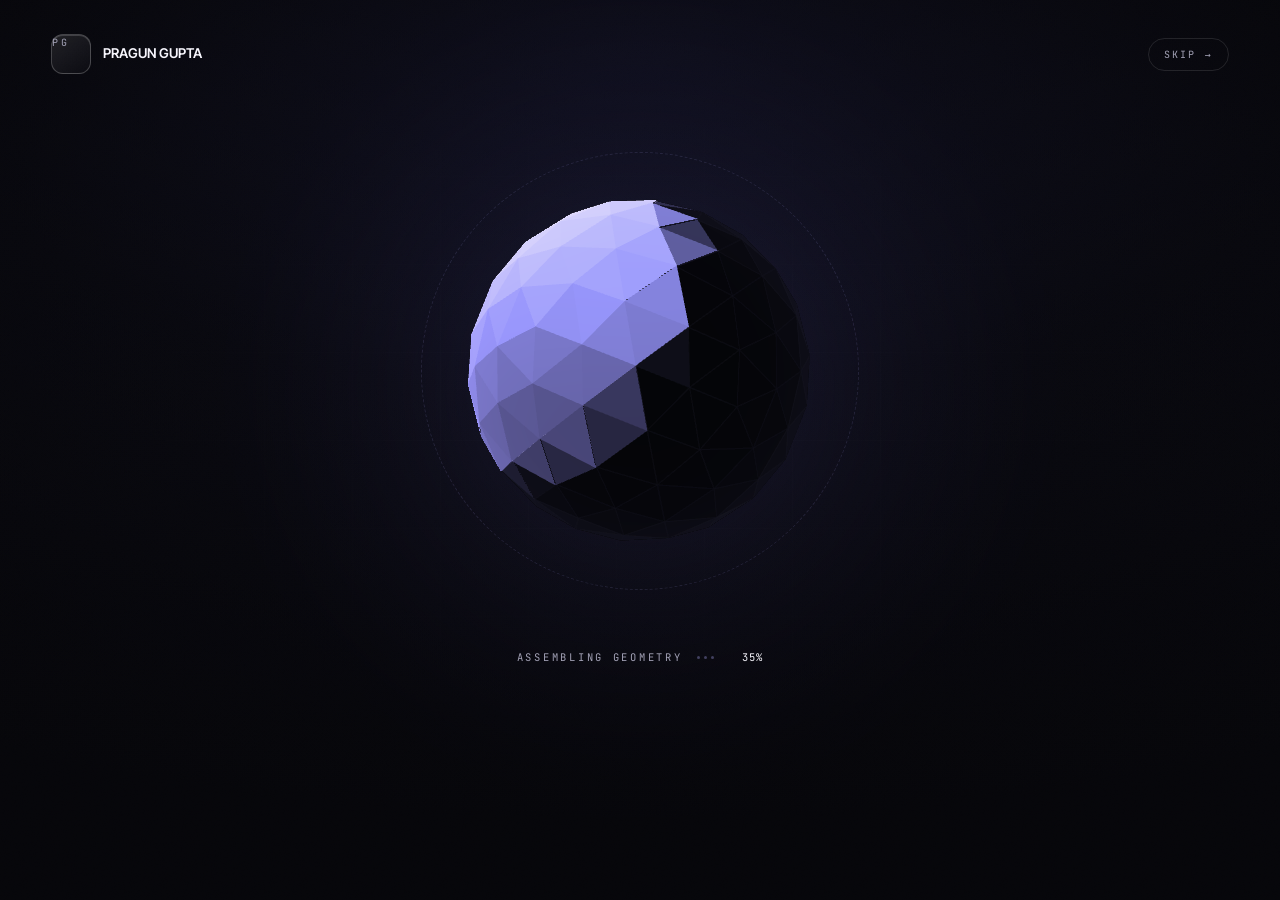
<file: index.html>
<!DOCTYPE html>
<html lang="en">
<head>
<meta charset="utf-8">
<meta name="site-build" content="2026-11-09T21:25:00Z">
<meta name="viewport" content="width=device-width,initial-scale=1,viewport-fit=cover">
<meta name="theme-color" content="#08080c">
<title>Pragun Gupta — Entrance</title>
<meta name="description" content="Pragun Gupta — Developer, technology enthusiast and AI explorer. Building ideas into meaningful digital experiences.">
<meta property="og:title" content="Pragun Gupta — Entrance">
<meta property="og:description" content="Building ideas into meaningful digital experiences.">
<link rel="preload" href="assets/fonts/inter-tight-600.woff2" as="font" type="font/woff2" crossorigin>
<link rel="preload" href="assets/fonts/jetbrains-mono-400.woff2" as="font" type="font/woff2" crossorigin>
<link rel="stylesheet" href="assets/css/loader.css?v=3">
</head>
<body>

<main class="gate" id="gate">

  <!-- atmosphere -->
  <div class="gate__bg" aria-hidden="true"></div>
  <div class="gate__glow" aria-hidden="true"></div>
  <div class="gate__lines" aria-hidden="true"></div>
  <div class="gate__vignette" aria-hidden="true"></div>
  <div class="gate__grain" aria-hidden="true"></div>

  <!-- header -->
  <header class="gate__head">
    <div class="gate__brand">
      <span class="gate__mark" aria-hidden="true">PG</span>
      <span><strong>Pragun Gupta</strong></span>
    </div>
    <a class="gate__skip" href="portfolio.html" id="skipLink">Skip <span aria-hidden="true">→</span></a>
  </header>

  <!-- geometry -->
  <div class="stage" id="stage">
    <div class="stage__canvas">
      <canvas id="poly" aria-hidden="true"></canvas>
      <div class="stage__orbit" aria-hidden="true"></div>
    </div>
    <div class="status" id="status" aria-live="polite">
      <span class="status__label" id="statusLabel">Assembling geometry</span>
      <span class="status__dots" aria-hidden="true"><i></i><i></i><i></i></span>
      <span class="status__pct" id="statusPct">00%</span>
    </div>
  </div>

  <!-- identity -->
  <section class="identity" id="identity">
    <p class="identity__eyebrow">Portfolio — 2026</p>
    <h1 class="identity__name" id="name" data-name="Pragun Gupta">Pragun Gupta</h1>
    <p class="identity__roles">
      <span>Developer</span><i aria-hidden="true">|</i>
      <span>Technology Enthusiast</span><i aria-hidden="true">|</i>
      <span>AI Explorer</span>
    </p>
    <p class="identity__tagline">Building ideas into meaningful digital experiences.</p>
  </section>

  <!-- enter -->
  <div class="enter" id="enter">
    <p class="enter__cue"><span class="mouse" aria-hidden="true"><i></i></span> Scroll down to enter</p>
    <p class="enter__hint">or press Enter</p>
  </div>

  <div class="veil" aria-hidden="true"></div>
  <p class="sr-only">You are on the entrance screen. Continue to the portfolio by scrolling down, or by pressing the Enter key.</p>
</main>

<noscript>
  <style>
    #stage,#status{display:none!important}
    #identity{opacity:1!important;transform:translateX(-50%)!important;position:relative!important;left:0;bottom:auto;margin:38vh auto 0;pointer-events:auto}
    #enter{opacity:1!important;transform:translateX(-50%)!important;position:fixed}
    .gate{overflow:auto}
  </style>
</noscript>

<script src="assets/js/polygon.js?v=2" defer></script>
<script src="assets/js/loader.js?v=4" defer></script>
</body>
</html>
</file>
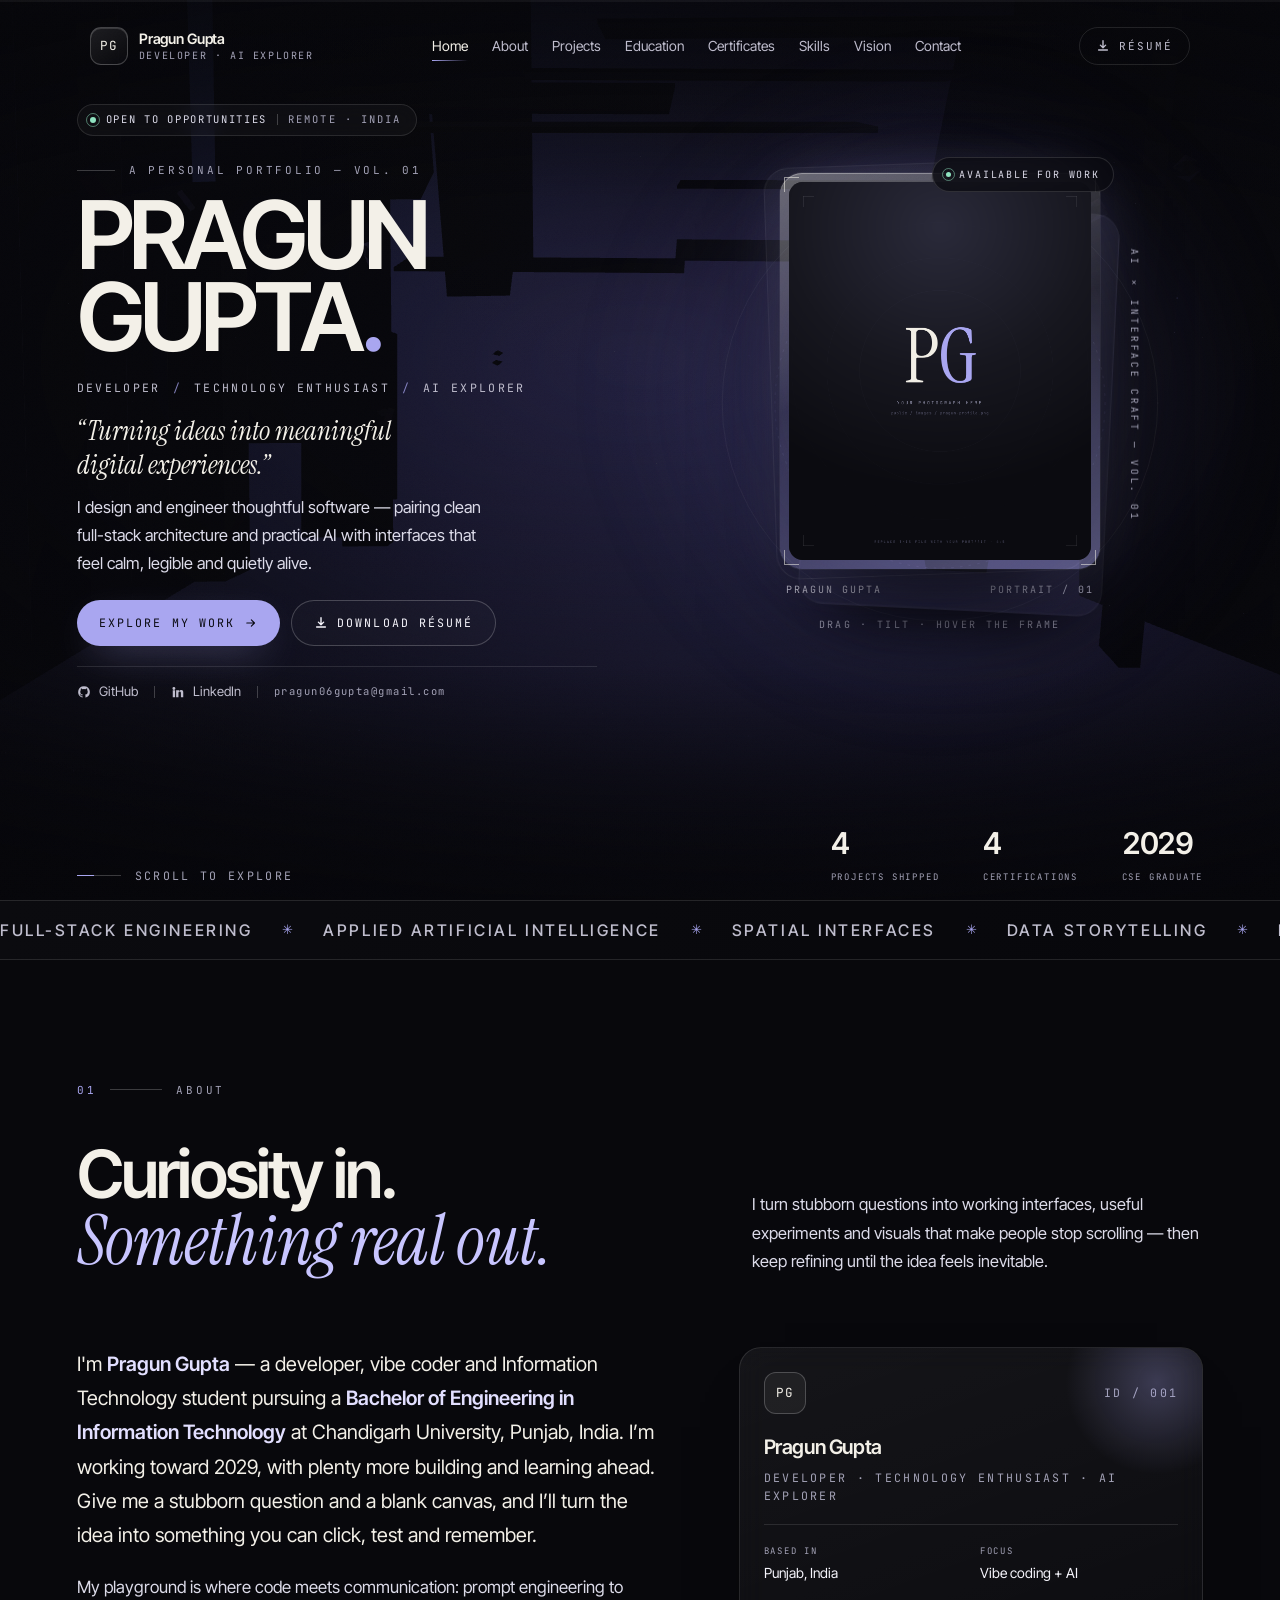
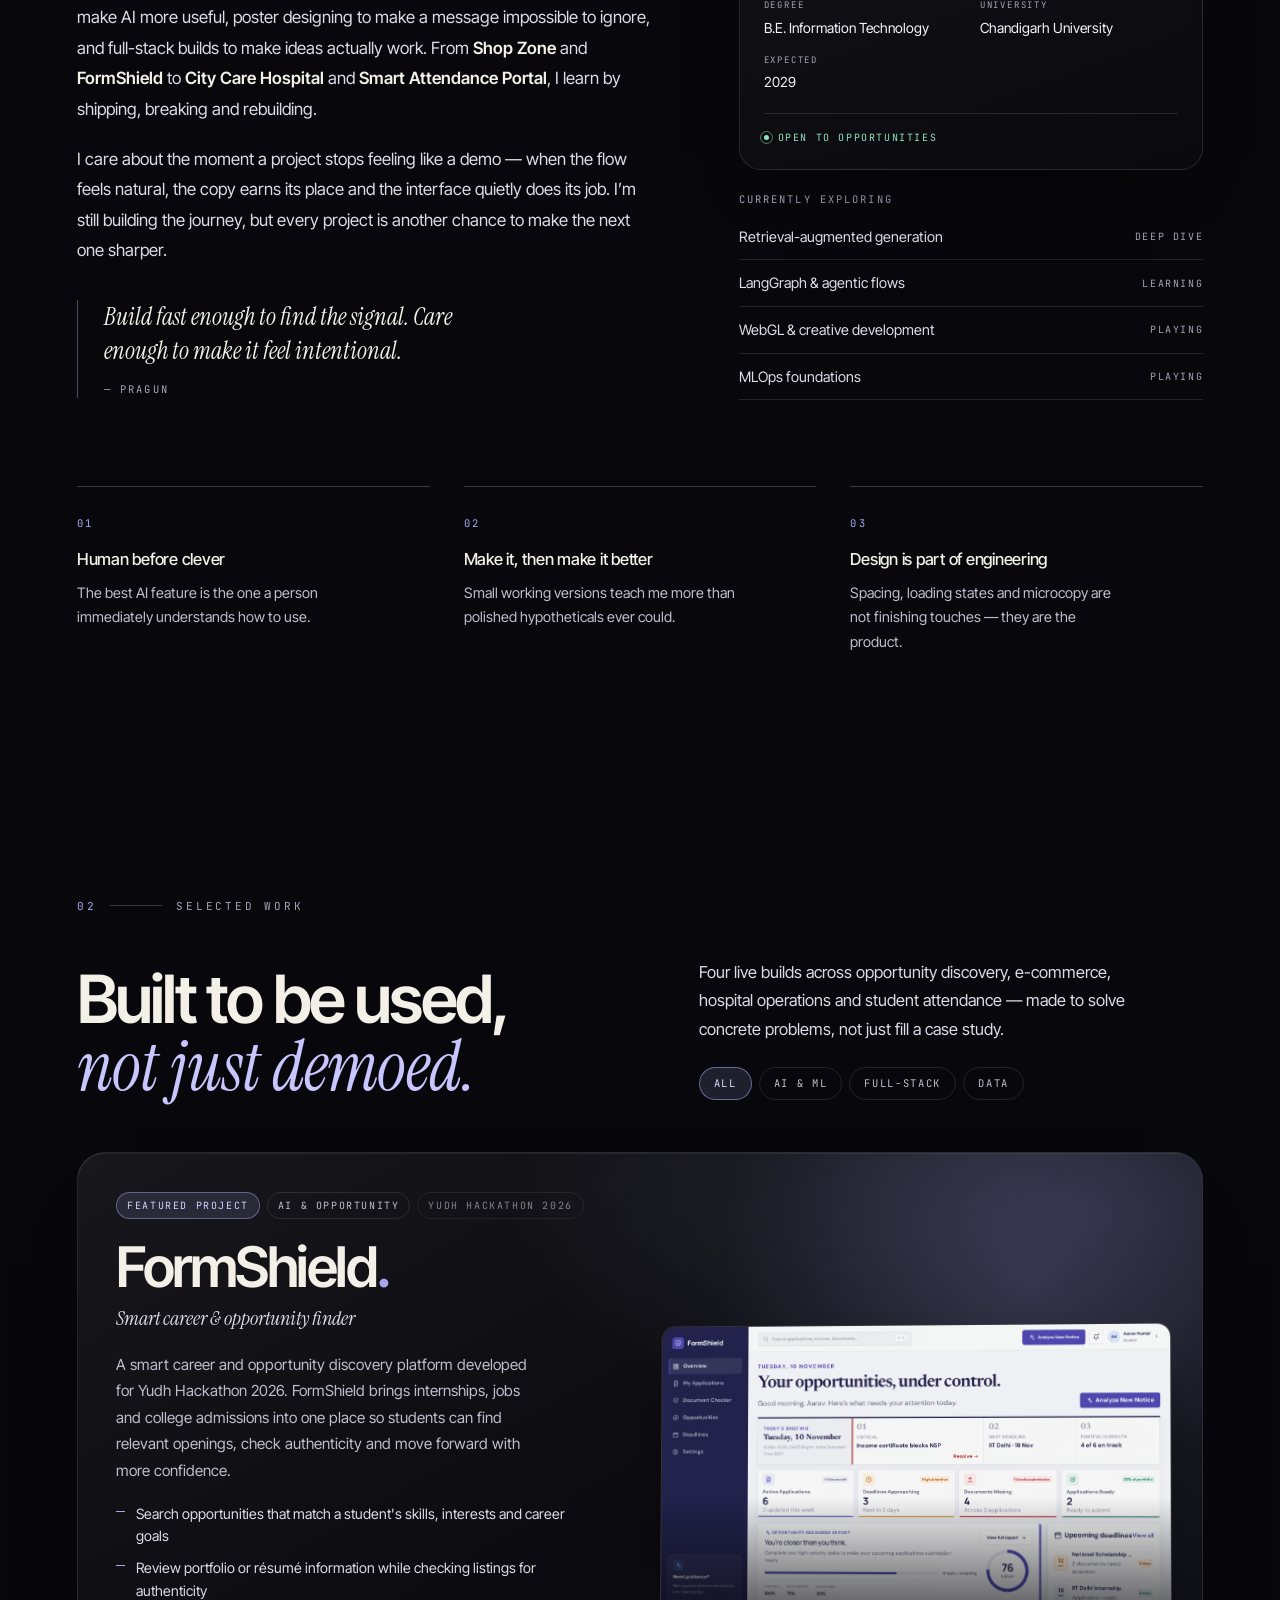
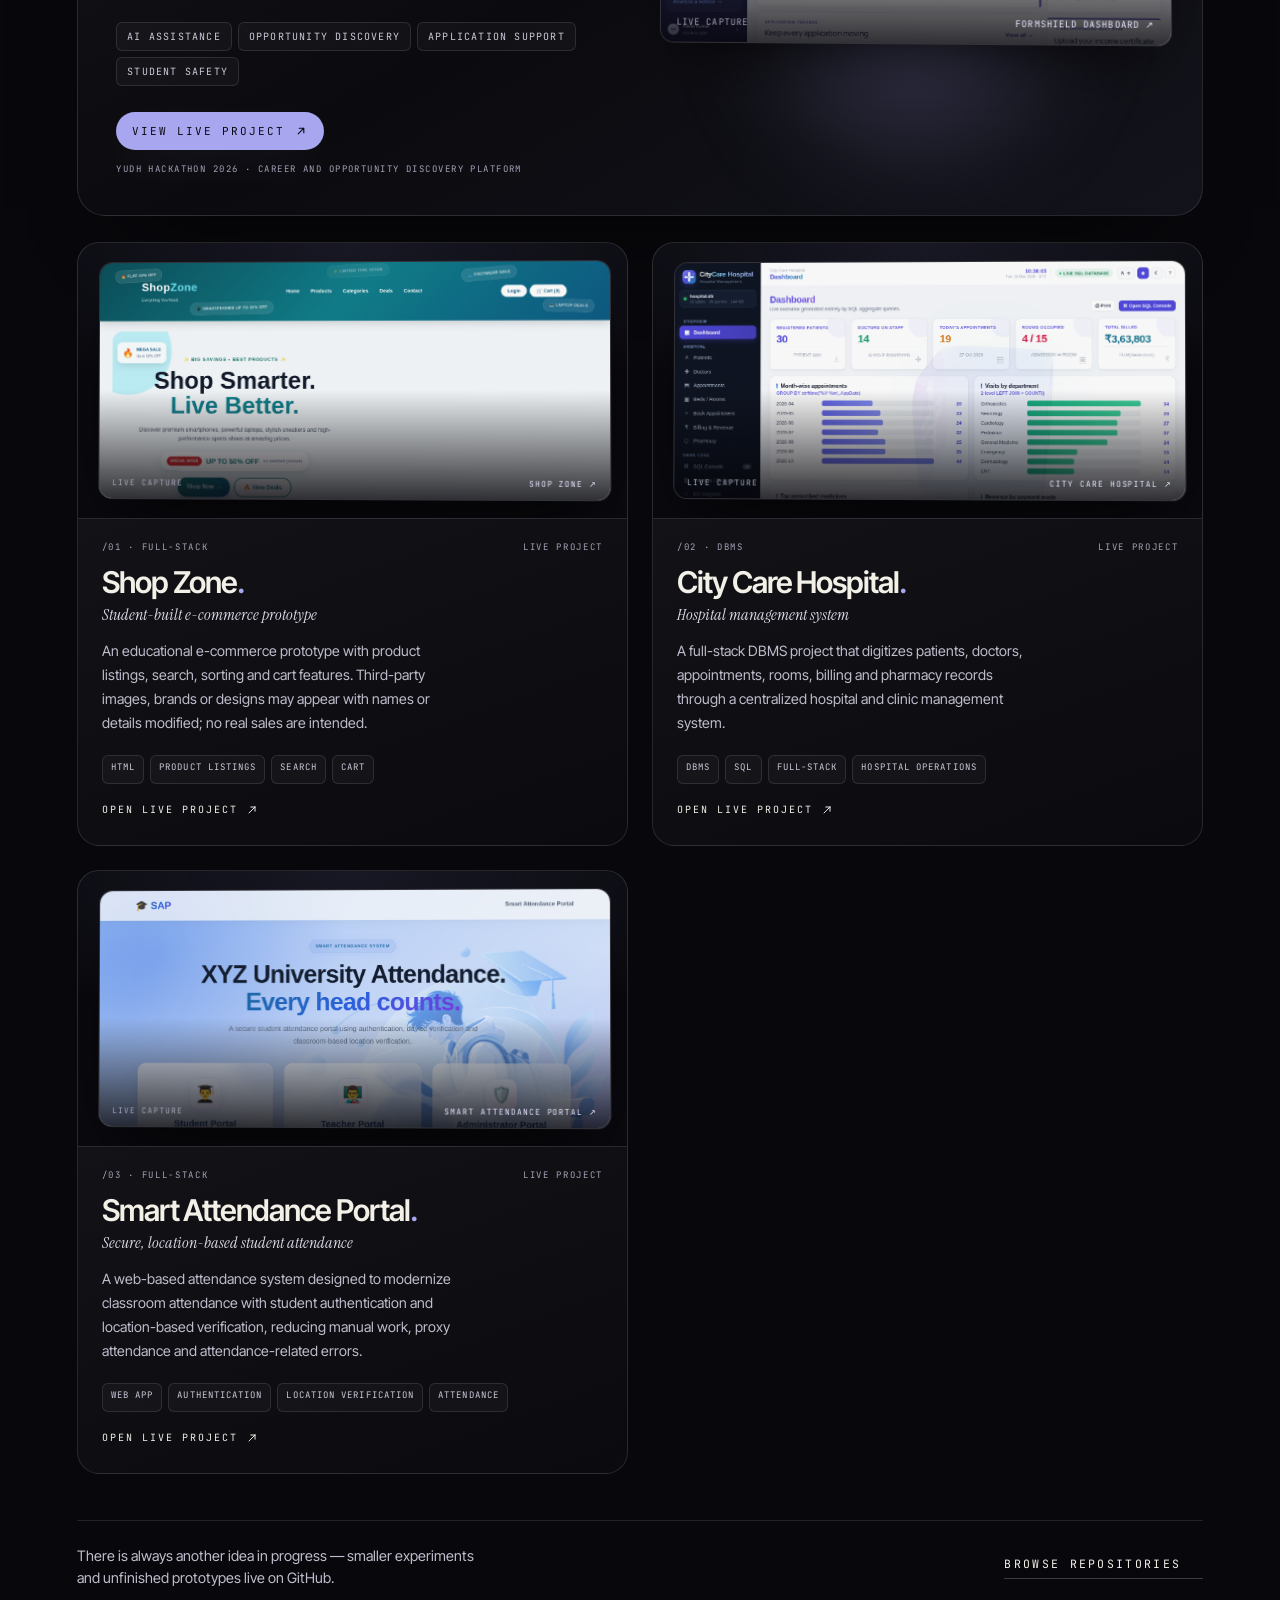
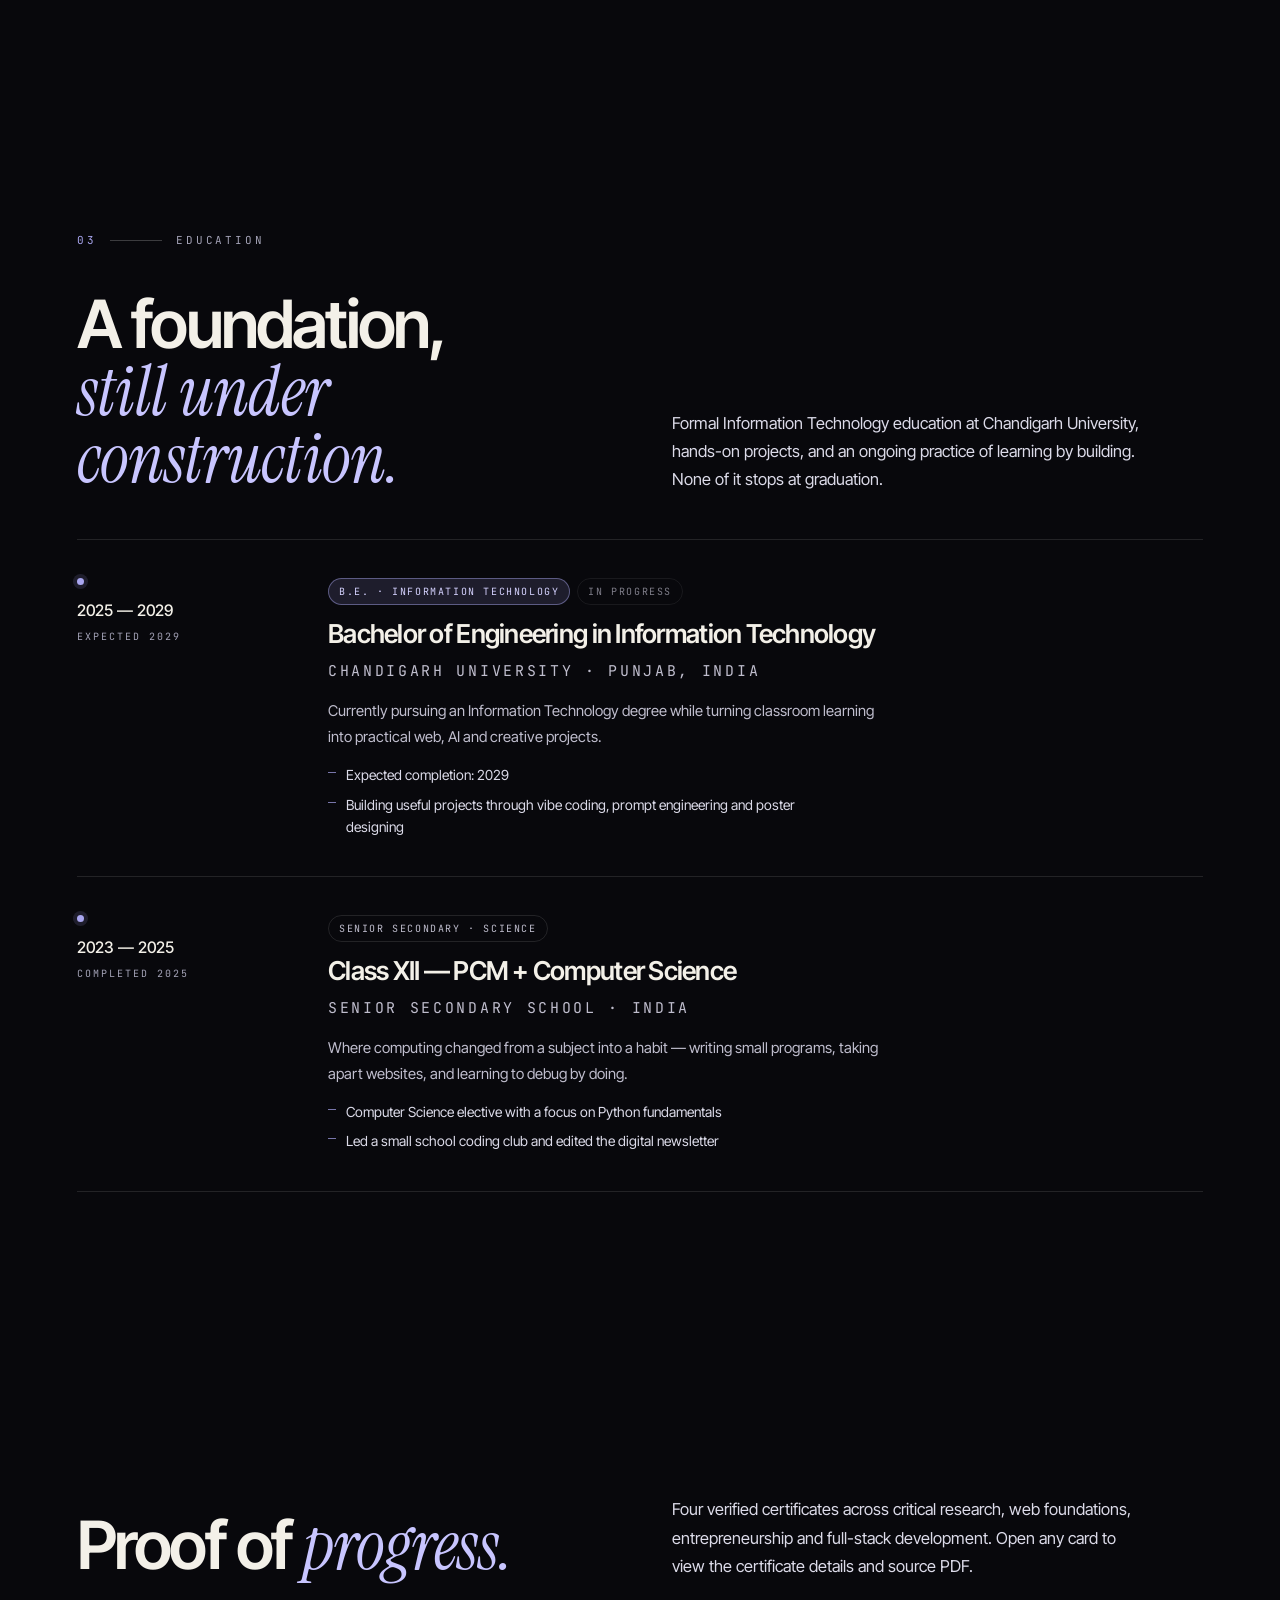
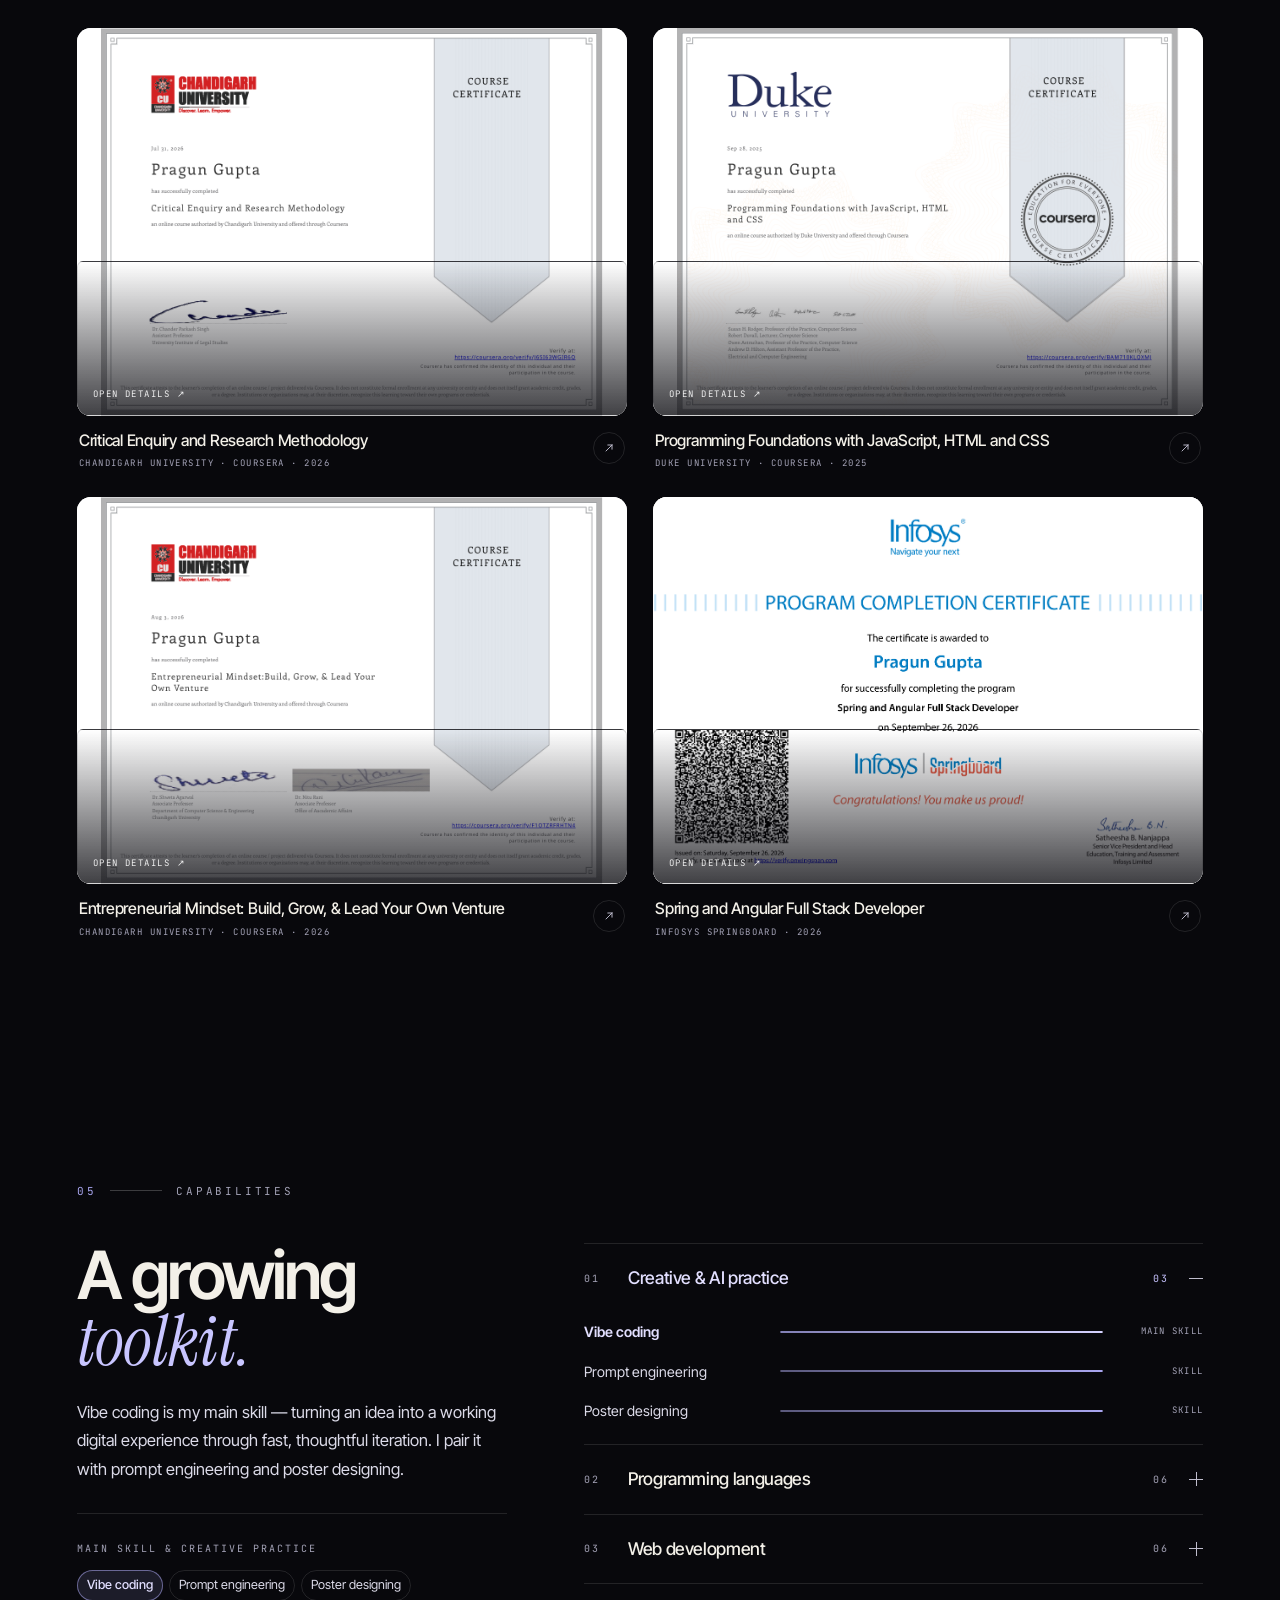
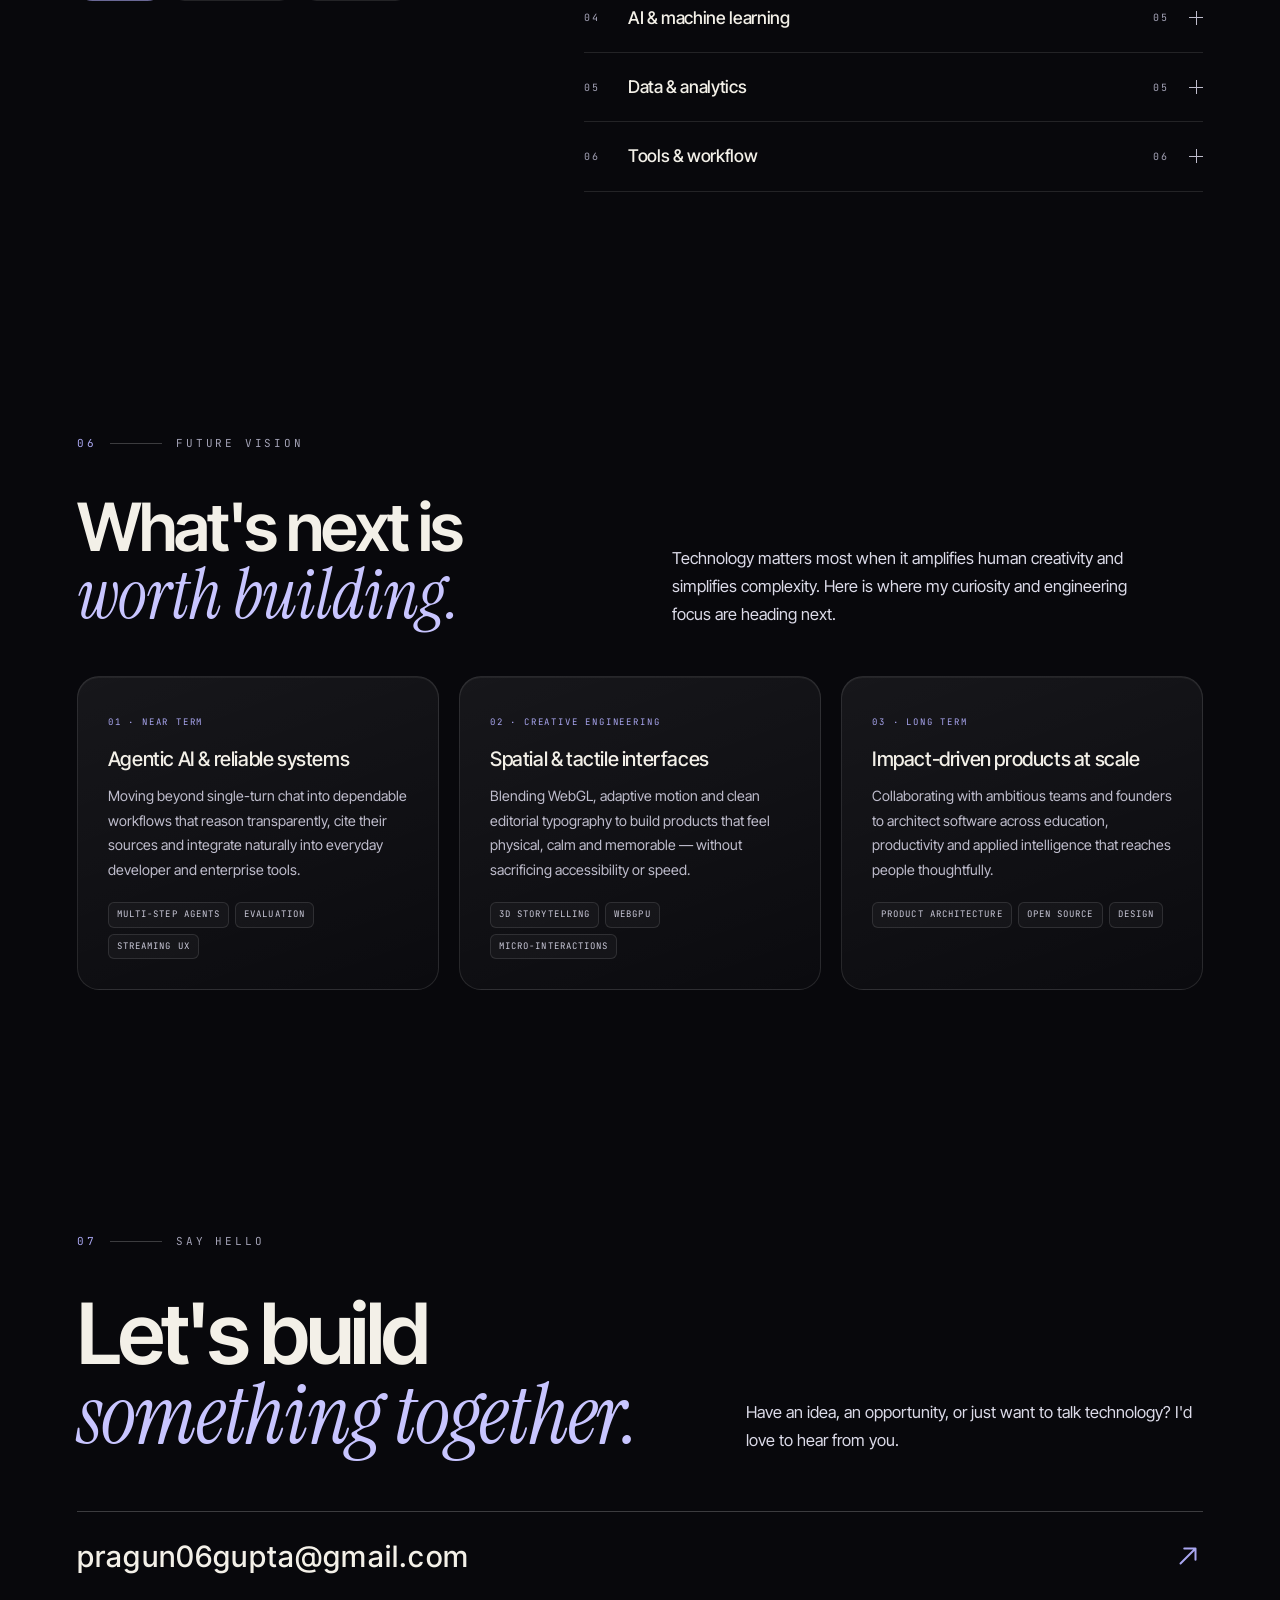
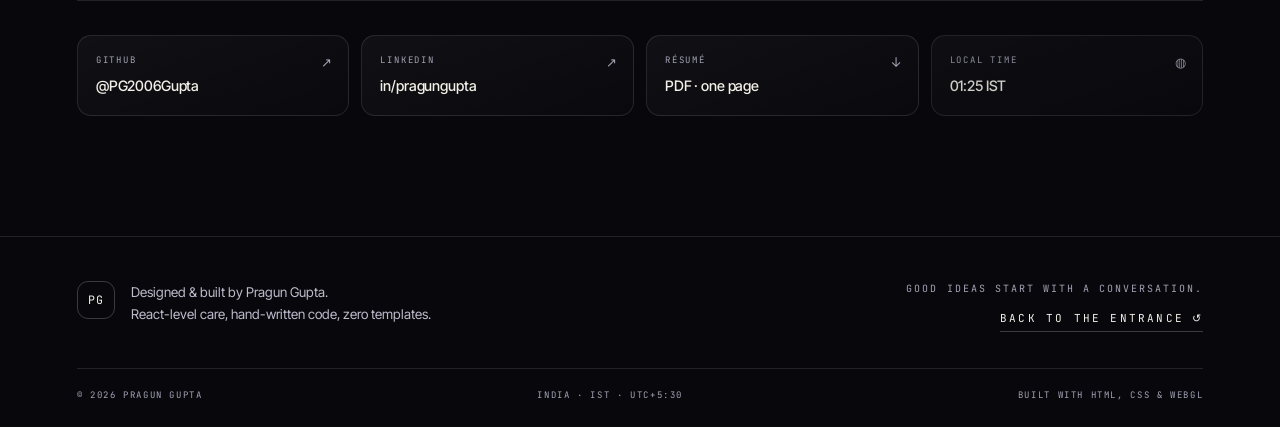
<file: portfolio.html>
<!DOCTYPE html>
<html lang="en">
<head>
<meta charset="UTF-8" />
<meta name="site-build" content="2026-11-09T21:40:00Z">
<meta name="viewport" content="width=device-width, initial-scale=1.0" />
<title>Pragun Gupta — Portfolio</title>
<meta name="description" content="Pragun Gupta — developer, technology enthusiast and AI explorer building thoughtful full-stack systems, applied AI and spatial web interfaces." />
<meta name="theme-color" content="#08080c" />
<meta property="og:type" content="website" />
<meta property="og:title" content="Pragun Gupta — Developer · Technology Enthusiast · AI Explorer" />
<meta property="og:description" content="Turning ideas into meaningful digital experiences. Full-stack engineering, applied AI and spatial interfaces." />
<link rel="icon" href="data:image/svg+xml,%3Csvg xmlns='http://www.w3.org/2000/svg' viewBox='0 0 64 64'%3E%3Crect width='64' height='64' rx='16' fill='%230b0b12'/%3E%3Ctext x='32' y='43' font-family='Georgia,serif' font-size='28' fill='%23f3f0e8' text-anchor='middle'%3EPG%3C/text%3E%3C/svg%3E" />
<link rel="preload" href="assets/fonts/inter-tight-600.woff2" as="font" type="font/woff2" crossorigin />
<link rel="preload" href="assets/fonts/instrument-serif-italic.woff2" as="font" type="font/woff2" crossorigin />
<link rel="stylesheet" href="assets/css/styles.css?v=21" />
<script>document.documentElement.classList.add('js');</script>
</head>
<body>

<!-- ══════════ ARRIVAL VEIL (no replayed loader — just a soft reveal) ══════════ -->
<div class="arrival" aria-hidden="true"></div>

<!-- ══════════ 3D ENVIRONMENT ══════════ -->
<div class="scene-layer" aria-hidden="true">
  <canvas id="scene"></canvas>
  <div class="scene-vignette"></div>
  <div class="scene-grain"></div>
</div>

<div class="cursor" id="cursor" aria-hidden="true"><span class="cursor__dot"></span><span class="cursor__ring"></span></div>
<div class="scroll-progress" aria-hidden="true"><i id="scrollProgress"></i></div>

<!-- ══════════ NAVIGATION ══════════ -->
<header class="nav" id="nav">
  <div class="nav__inner">
    <a href="#home" class="brand" data-cursor="link" aria-label="Pragun Gupta — home">
      <span class="brand__mark">PG</span>
      <span class="brand__text">
        <strong>Pragun Gupta</strong>
        <small>Developer · AI Explorer</small>
      </span>
    </a>

    <nav class="nav__links" aria-label="Primary">
      <a href="#home" class="nav__link is-active" data-nav="home"><span>Home</span></a>
      <a href="#about" class="nav__link" data-nav="about"><span>About</span></a>
      <a href="#projects" class="nav__link" data-nav="projects"><span>Projects</span></a>
      <a href="#education" class="nav__link" data-nav="education"><span>Education</span></a>
      <a href="#certificates" class="nav__link" data-nav="certificates"><span>Certificates</span></a>
      <a href="#skills" class="nav__link" data-nav="skills"><span>Skills</span></a>
      <a href="#vision" class="nav__link" data-nav="vision"><span>Vision</span></a>
      <a href="#contact" class="nav__link" data-nav="contact"><span>Contact</span></a>
    </nav>

    <div class="nav__actions">
      <a href="public/Pragun-Gupta-Resume.pdf" class="btn btn--ghost btn--sm" download data-cursor="link">
        <svg viewBox="0 0 16 16" aria-hidden="true"><path d="M8 2v8m0 0 3-3m-3 3L5 7M3 12.5h10" /></svg>
        Résumé
      </a>
      <button class="nav__toggle" id="navToggle" aria-label="Open menu" aria-expanded="false">
        <span></span><span></span>
      </button>
    </div>
  </div>
</header>

<!-- mobile menu -->
<div class="menu" id="menu" aria-hidden="true">
  <div class="menu__grid">
    <a href="#home" class="menu__link"><i>01</i>Home</a>
    <a href="#about" class="menu__link"><i>02</i>About</a>
    <a href="#projects" class="menu__link"><i>03</i>Projects</a>
    <a href="#education" class="menu__link"><i>04</i>Education</a>
    <a href="#certificates" class="menu__link"><i>05</i>Certificates</a>
    <a href="#skills" class="menu__link"><i>06</i>Skills</a>
    <a href="#vision" class="menu__link"><i>07</i>Future Vision</a>
    <a href="#contact" class="menu__link"><i>08</i>Contact</a>
  </div>
  <div class="menu__foot">
    <a href="https://github.com/PG2006Gupta" target="_blank" rel="noopener">GitHub ↗</a>
    <a href="https://linkedin.com/in/pragungupta" target="_blank" rel="noopener">LinkedIn ↗</a>
    <a href="mailto:pragun06gupta@gmail.com">pragun06gupta@gmail.com</a>
  </div>
</div>

<main id="main">

<!-- ══════════ HERO ══════════ -->
<section class="hero" id="home">
  <div class="hero__grid">
    <div class="hero__copy">
      <div class="hero__status" data-hero="1">
        <span class="ping"></span>
        <span>Open to opportunities</span>
        <span class="sep"></span>
        <span class="mono">Remote · India</span>
      </div>

      <p class="eyebrow" data-hero="2"><span class="eyebrow__line"></span>A personal portfolio — Vol. 01</p>

      <h1 class="hero__name" data-hero="3">
        <span class="line"><span class="word">PRAGUN</span></span>
        <span class="line"><span class="word">GUPTA<em>.</em></span></span>
      </h1>

      <p class="hero__roles" data-hero="4">
        <span>Developer</span><i>/</i><span>Technology Enthusiast</span><i>/</i><span>AI Explorer</span>
      </p>

      <blockquote class="hero__tagline" data-hero="5">
        “Turning ideas into meaningful digital experiences.”
      </blockquote>

      <p class="hero__intro" data-hero="6">
        I design and engineer thoughtful software — pairing clean full-stack architecture and
        practical AI with interfaces that feel calm, legible and quietly alive.
      </p>

      <div class="hero__actions" data-hero="7">
        <a href="#projects" class="btn btn--primary magnetic" data-cursor="link">
          <span>Explore My Work</span>
          <svg viewBox="0 0 20 20" aria-hidden="true"><path d="M4 10h11m0 0-4.5-4.5M15 10l-4.5 4.5" /></svg>
        </a>
        <a href="public/Pragun-Gupta-Resume.pdf" class="btn btn--outline magnetic" download data-cursor="link">
          <svg viewBox="0 0 16 16" aria-hidden="true"><path d="M8 2v8m0 0 3-3m-3 3L5 7M3 12.5h10" /></svg>
          <span>Download Résumé</span>
        </a>
      </div>

      <div class="hero__socials" data-hero="8">
        <a href="https://github.com/PG2006Gupta" target="_blank" rel="noopener" class="social" data-cursor="link">
          <svg viewBox="0 0 24 24" aria-hidden="true"><path d="M12 2a10 10 0 0 0-3.16 19.49c.5.09.68-.22.68-.48v-1.7c-2.78.6-3.37-1.34-3.37-1.34-.45-1.16-1.11-1.47-1.11-1.47-.91-.62.07-.61.07-.61 1 .07 1.53 1.03 1.53 1.03.89 1.53 2.34 1.09 2.91.83.09-.65.35-1.09.63-1.34-2.22-.25-4.56-1.11-4.56-4.95 0-1.09.39-1.98 1.03-2.68-.1-.25-.45-1.27.1-2.65 0 0 .84-.27 2.75 1.02a9.6 9.6 0 0 1 5 0c1.91-1.29 2.75-1.02 2.75-1.02.55 1.38.2 2.4.1 2.65.64.7 1.03 1.59 1.03 2.68 0 3.85-2.34 4.7-4.57 4.94.36.31.68.92.68 1.86v2.75c0 .27.18.58.69.48A10 10 0 0 0 12 2Z"/></svg>
          GitHub
        </a>
        <span class="social-sep"></span>
        <a href="https://linkedin.com/in/pragungupta" target="_blank" rel="noopener" class="social" data-cursor="link">
          <svg viewBox="0 0 24 24" aria-hidden="true"><path d="M4.98 3.5a2.5 2.5 0 1 1 0 5 2.5 2.5 0 0 1 0-5ZM3 9h4v12H3V9Zm7 0h3.8v1.7h.06A4.2 4.2 0 0 1 17.6 8.7c3 0 3.4 1.9 3.4 4.5V21h-4v-6.5c0-1.4-.03-3.2-2-3.2s-2.2 1.5-2.2 3.1V21h-4V9Z"/></svg>
          LinkedIn
        </a>
        <span class="social-sep"></span>
        <a href="mailto:pragun06gupta@gmail.com" class="social mono" data-cursor="link">pragun06gupta@gmail.com</a>
      </div>
    </div>

    <!-- ── PHOTOGRAPH ── -->
    <div class="hero__visual" data-hero="9">
      <div class="visual-aura" aria-hidden="true"></div>
      <svg class="visual-arc" viewBox="0 0 600 600" aria-hidden="true" preserveAspectRatio="none">
        <circle cx="300" cy="300" r="188" />
        <circle cx="300" cy="300" r="248" />
      </svg>

      <div class="photo-stage" id="photoStage">
        <div class="plate plate--back" aria-hidden="true"></div>
        <div class="plate plate--edge" aria-hidden="true"></div>

        <figure class="photo-card" id="photoCard">
          <div class="photo-frame">
            <div class="photo-inner">
              <!-- ▼▼ REPLACE THIS FILE ▼▼ -->
              <img id="profilePhoto"
                   src="public/images/pragun-profile.png"
                   alt="Portrait of Pragun Gupta"
                   width="1200" height="1500" />
              <!-- ▲▲ REPLACE THIS FILE ▲▲ -->
              <div class="photo-glare" id="photoGlare" aria-hidden="true"></div>
            </div>
            <span class="tick tick--tl" aria-hidden="true"></span>
            <span class="tick tick--tr" aria-hidden="true"></span>
            <span class="tick tick--bl" aria-hidden="true"></span>
            <span class="tick tick--br" aria-hidden="true"></span>
          </div>
          <figcaption class="photo-caption">
            <span class="mono">Pragun Gupta</span>
            <span class="mono dim">Portrait / 01</span>
          </figcaption>
        </figure>

        <div class="float-chip float-chip--a" aria-hidden="true">
          <span class="ping ping--sm"></span>Available for work
        </div>
        <p class="visual-side-note" aria-hidden="true">AI × Interface craft — Vol. 01</p>
      </div>

      <p class="visual-note mono">Drag · Tilt · Hover the frame</p>
    </div>
  </div>

  <!-- hero footer -->
  <div class="hero__foot">
    <a href="#about" class="scroll-cue" data-cursor="link">
      <span class="scroll-cue__line"><i></i></span>
      <span class="mono">Scroll to explore</span>
    </a>
    <div class="hero__stats">
      <div class="stat"><b data-count="4" data-suffix="">0</b><span>Projects shipped</span></div>
      <div class="stat"><b data-count="4" data-suffix="">0</b><span>Certifications</span></div>
      <div class="stat"><b data-count="2029" data-suffix="">0</b><span>CSE graduate</span></div>
    </div>
  </div>
</section>

<!-- ══════════ MARQUEE ══════════ -->
<div class="marquee" aria-hidden="true">
  <div class="marquee__track">
    <span>Full-stack engineering</span><i>✳</i>
    <span>Applied artificial intelligence</span><i>✳</i>
    <span>Spatial interfaces</span><i>✳</i>
    <span>Data storytelling</span><i>✳</i>
    <span>Human-first design</span><i>✳</i>
    <span>Full-stack engineering</span><i>✳</i>
    <span>Applied artificial intelligence</span><i>✳</i>
    <span>Spatial interfaces</span><i>✳</i>
    <span>Data storytelling</span><i>✳</i>
    <span>Human-first design</span><i>✳</i>
  </div>
</div>

<!-- ══════════ ABOUT ══════════ -->
<section class="section about" id="about">
  <div class="shell">
    <div class="section-label" data-reveal>
      <span class="idx">01</span><span class="rule"></span><span>About</span>
    </div>

    <div class="about__head">
      <h2 class="section-title" data-reveal>
        Curiosity in.<br /><em>Something real out.</em>
      </h2>
      <p class="section-lede" data-reveal style="--d:.1s">
        I turn stubborn questions into working interfaces, useful experiments and visuals that make
        people stop scrolling — then keep refining until the idea feels inevitable.
      </p>
    </div>

    <div class="about__body">
      <div class="about__prose" data-reveal>
        <p class="about__lead">
          I'm <strong>Pragun Gupta</strong> — a developer, vibe coder and Information Technology student
          pursuing a <strong>Bachelor of Engineering in Information Technology</strong> at Chandigarh
          University, Punjab, India. I’m working toward 2029, with plenty more building and learning
          ahead. Give me a stubborn question and a blank canvas, and I’ll turn the idea into something
          you can click, test and remember.
        </p>
        <p>
          My playground is where code meets communication: prompt engineering to make AI more useful,
          poster designing to make a message impossible to ignore, and full-stack builds to make ideas
          actually work. From <strong>Shop Zone</strong> and <strong>FormShield</strong> to
          <strong>City Care Hospital</strong> and <strong>Smart Attendance Portal</strong>, I learn by
          shipping, breaking and rebuilding.
        </p>
        <p>
          I care about the moment a project stops feeling like a demo — when the flow feels natural,
          the copy earns its place and the interface quietly does its job. I’m still building the
          journey, but every project is another chance to make the next one sharper.
        </p>

        <div class="about__quote">
          <span class="quote-mark">“</span>
          <p>Build fast enough to find the signal. Care enough to make it feel intentional.</p>
          <cite>— Pragun</cite>
        </div>
      </div>

      <aside class="about__aside" data-reveal style="--d:.12s">
        <div class="id-card">
          <div class="id-card__top">
            <span class="id-card__mark">PG</span>
            <span class="mono dim">ID / 001</span>
          </div>
          <h3>Pragun Gupta</h3>
          <p class="mono dim">Developer · Technology Enthusiast · AI Explorer</p>
          <dl class="id-card__meta">
            <div><dt>Based in</dt><dd>Punjab, India</dd></div>
            <div><dt>Focus</dt><dd>Vibe coding + AI</dd></div>
            <div><dt>Degree</dt><dd>B.E. Information Technology</dd></div>
            <div><dt>University</dt><dd>Chandigarh University</dd></div>
            <div><dt>Expected</dt><dd>2029</dd></div>
          </dl>
          <div class="id-card__foot">
            <span class="ping ping--sm"></span>
            <span>Open to opportunities</span>
          </div>
        </div>

        <div class="now-list">
          <p class="mono dim">Currently exploring</p>
          <ul>
            <li><span>Retrieval-augmented generation</span><i>deep dive</i></li>
            <li><span>LangGraph & agentic flows</span><i>learning</i></li>
            <li><span>WebGL & creative development</span><i>playing</i></li>
            <li><span>MLOps foundations</span><i>playing</i></li>
          </ul>
        </div>
      </aside>
    </div>

    <div class="principles">
      <article class="principle" data-reveal>
        <span class="principle__n mono">01</span>
        <h3>Human before clever</h3>
        <p>The best AI feature is the one a person immediately understands how to use.</p>
      </article>
      <article class="principle" data-reveal style="--d:.08s">
        <span class="principle__n mono">02</span>
        <h3>Make it, then make it better</h3>
        <p>Small working versions teach me more than polished hypotheticals ever could.</p>
      </article>
      <article class="principle" data-reveal style="--d:.16s">
        <span class="principle__n mono">03</span>
        <h3>Design is part of engineering</h3>
        <p>Spacing, loading states and microcopy are not finishing touches — they are the product.</p>
      </article>
    </div>
  </div>
</section>

<!-- ══════════ PROJECTS ══════════ -->
<section class="section projects" id="projects">
  <div class="shell">
    <div class="section-label" data-reveal>
      <span class="idx">02</span><span class="rule"></span><span>Selected work</span>
    </div>

    <div class="projects__head">
      <h2 class="section-title" data-reveal>
        Built to be used,<br /><em>not just demoed.</em>
      </h2>
      <div class="projects__head-right" data-reveal style="--d:.1s">
        <p class="section-lede">
          Four live builds across opportunity discovery, e-commerce, hospital operations and
          student attendance — made to solve concrete problems, not just fill a case study.
        </p>
        <div class="filters" id="filters" role="tablist" aria-label="Filter projects">
          <button class="filter is-active" data-filter="all" role="tab" aria-selected="true">All</button>
          <button class="filter" data-filter="ai" role="tab" aria-selected="false">AI &amp; ML</button>
          <button class="filter" data-filter="fullstack" role="tab" aria-selected="false">Full-stack</button>
          <button class="filter" data-filter="data" role="tab" aria-selected="false">Data</button>
        </div>
      </div>
    </div>

    <!-- FEATURED PROJECT -->
    <article class="flagship flagship--live" data-cat="ai" data-reveal>
      <div class="flagship__copy">
        <div class="flagship__meta">
          <span class="chip chip--accent">Featured project</span>
          <span class="chip">AI &amp; opportunity</span>
          <span class="chip chip--ghost">Yudh Hackathon 2026</span>
        </div>
        <h3 class="flagship__title">FormShield<span>.</span></h3>
        <p class="flagship__sub">Smart career &amp; opportunity finder</p>
        <p class="flagship__desc">
          A smart career and opportunity discovery platform developed for Yudh Hackathon 2026.
          FormShield brings internships, jobs and college admissions into one place so students
          can find relevant openings, check authenticity and move forward with more confidence.
        </p>
        <ul class="flagship__list">
          <li>Search opportunities that match a student's skills, interests and career goals</li>
          <li>Review portfolio or résumé information while checking listings for authenticity</li>
        </ul>
        <ul class="tags">
          <li>AI assistance</li><li>Opportunity discovery</li><li>Application support</li><li>Student safety</li>
        </ul>
        <div class="flagship__actions">
          <a href="https://pg2006gupta.github.io/Form-Shield/" target="_blank" rel="noopener" class="btn btn--primary btn--sm" data-cursor="link">
            <span>View live project</span>
            <svg viewBox="0 0 20 20" aria-hidden="true"><path d="M6 14 14 6m0 0H7.5M14 6v6.5" /></svg>
          </a>
          <span class="flagship__role mono">Yudh Hackathon 2026 · Career and opportunity discovery platform</span>
        </div>
      </div>

      <div class="flagship__visual">
        <a class="project-shot-link" href="https://pg2006gupta.github.io/Form-Shield/" target="_blank" rel="noopener" data-cursor="view" aria-label="Open FormShield live project">
          <figure class="project-shot project-shot--feature">
            <img src="public/images/projects/form-shield.png" alt="FormShield dashboard showing opportunity tracking and readiness cards" loading="eager" />
            <figcaption class="project-shot__caption"><span>Live capture</span><span>FormShield dashboard ↗</span></figcaption>
          </figure>
        </a>
        <div class="mock-glow" aria-hidden="true"></div>
      </div>
    </article>

    <!-- PROJECT GRID -->
    <div class="project-grid" id="projectGrid">

      <article class="project project--live" data-cat="fullstack" data-reveal>
        <a href="https://pg2006gupta.github.io/shop-zone/" target="_blank" rel="noopener" class="project__link" data-cursor="view">
          <div class="project__visual project__visual--shot">
            <figure class="project-shot">
              <img src="public/images/projects/shop-zone.png" alt="Shop Zone e-commerce homepage with product categories and shopping controls" loading="lazy" />
              <figcaption class="project-shot__caption"><span>Live capture</span><span>Shop Zone ↗</span></figcaption>
            </figure>
          </div>
          <div class="project__copy">
            <div class="project__top">
              <span class="mono dim">/01 · Full-stack</span>
              <span class="mono dim">Live project</span>
            </div>
            <h3 class="project__title">Shop Zone<span>.</span></h3>
            <p class="project__sub">Student-built e-commerce prototype</p>
            <p class="project__desc">
              An educational e-commerce prototype with product listings, search, sorting and cart
              features. Third-party images, brands or designs may appear with names or details modified;
              no real sales are intended.
            </p>
            <ul class="tags tags--sm"><li>HTML</li><li>Product listings</li><li>Search</li><li>Cart</li></ul>
            <span class="project__cta">Open live project <svg viewBox="0 0 20 20" aria-hidden="true"><path d="M5 15 15 5m0 0H8m7 0v7"/></svg></span>
          </div>
        </a>
      </article>

      <article class="project project--live" data-cat="data" data-reveal style="--d:.08s">
        <a href="https://pg2006gupta.github.io/CityCare-Hospital-DBMS/" target="_blank" rel="noopener" class="project__link" data-cursor="view">
          <div class="project__visual project__visual--shot">
            <figure class="project-shot">
              <img src="public/images/projects/citycare-hospital.png" alt="City Care Hospital management dashboard with patient, doctor, appointment and billing metrics" loading="lazy" />
              <figcaption class="project-shot__caption"><span>Live capture</span><span>City Care Hospital ↗</span></figcaption>
            </figure>
          </div>
          <div class="project__copy">
            <div class="project__top">
              <span class="mono dim">/02 · DBMS</span>
              <span class="mono dim">Live project</span>
            </div>
            <h3 class="project__title">City Care Hospital<span>.</span></h3>
            <p class="project__sub">Hospital management system</p>
            <p class="project__desc">
              A full-stack DBMS project that digitizes patients, doctors, appointments, rooms, billing
              and pharmacy records through a centralized hospital and clinic management system.
            </p>
            <ul class="tags tags--sm"><li>DBMS</li><li>SQL</li><li>Full-stack</li><li>Hospital operations</li></ul>
            <span class="project__cta">Open live project <svg viewBox="0 0 20 20" aria-hidden="true"><path d="M5 15 15 5m0 0H8m7 0v7"/></svg></span>
          </div>
        </a>
      </article>

      <article class="project project--live" data-cat="fullstack" data-reveal>
        <a href="https://smart-attendance-portal-7yh1.onrender.com/" target="_blank" rel="noopener" class="project__link" data-cursor="view">
          <div class="project__visual project__visual--shot">
            <figure class="project-shot">
              <img src="public/images/projects/smart-attendance.png" alt="Smart Attendance Portal landing page with student, teacher and administrator portals" loading="lazy" />
              <figcaption class="project-shot__caption"><span>Live capture</span><span>Smart Attendance Portal ↗</span></figcaption>
            </figure>
          </div>
          <div class="project__copy">
            <div class="project__top">
              <span class="mono dim">/03 · Full-stack</span>
              <span class="mono dim">Live project</span>
            </div>
            <h3 class="project__title">Smart Attendance Portal<span>.</span></h3>
            <p class="project__sub">Secure, location-based student attendance</p>
            <p class="project__desc">
              A web-based attendance system designed to modernize classroom attendance with student
              authentication and location-based verification, reducing manual work, proxy attendance
              and attendance-related errors.
            </p>
            <ul class="tags tags--sm"><li>Web app</li><li>Authentication</li><li>Location verification</li><li>Attendance</li></ul>
            <span class="project__cta">Open live project <svg viewBox="0 0 20 20" aria-hidden="true"><path d="M5 15 15 5m0 0H8m7 0v7"/></svg></span>
          </div>
        </a>
      </article>
    </div>

    <div class="projects__outro" data-reveal>
      <p>There is always another idea in progress — smaller experiments and unfinished prototypes live on GitHub.</p>
      <a href="https://github.com/PG2006Gupta" target="_blank" rel="noopener" class="link-arrow" data-cursor="link">
        Browse repositories <svg viewBox="0 0 20 20" aria-hidden="true"><path d="M5 15 15 5m0 0H8m7 0v7"/></svg>
      </a>
    </div>
  </div>
</section>

<!-- ══════════ EDUCATION ══════════ -->
<section class="section education" id="education">
  <div class="shell">
    <div class="section-label" data-reveal>
      <span class="idx">03</span><span class="rule"></span><span>Education</span>
    </div>

    <div class="edu__head">
      <h2 class="section-title" data-reveal>
        A foundation,<br /><em>still under construction.</em>
      </h2>
      <p class="section-lede" data-reveal style="--d:.1s">
        Formal Information Technology education at Chandigarh University, hands-on projects, and an
        ongoing practice of learning by building. None of it stops at graduation.
      </p>
    </div>

    <ol class="timeline">
      <li class="timeline__item" data-reveal>
        <div class="timeline__year">
          <span class="timeline__dot"></span>
          <b>2025 — 2029</b>
          <span class="mono dim">Expected 2029</span>
        </div>
        <div class="timeline__body">
          <div class="timeline__row">
            <span class="chip chip--accent">B.E. · Information Technology</span>
            <span class="chip chip--ghost">In progress</span>
          </div>
          <h3>Bachelor of Engineering in Information Technology</h3>
          <p class="timeline__org">Chandigarh University · Punjab, India</p>
          <p>
            Currently pursuing an Information Technology degree while turning classroom learning into
            practical web, AI and creative projects.
          </p>
          <ul class="bullets">
            <li>Expected completion: 2029</li>
            <li>Building useful projects through vibe coding, prompt engineering and poster designing</li>
          </ul>
        </div>
      </li>

      <li class="timeline__item" data-reveal>
        <div class="timeline__year">
          <span class="timeline__dot"></span>
          <b>2023 — 2025</b>
          <span class="mono dim">Completed 2025</span>
        </div>
        <div class="timeline__body">
          <div class="timeline__row"><span class="chip">Senior Secondary · Science</span></div>
          <h3>Class XII — PCM + Computer Science</h3>
          <p class="timeline__org">Senior Secondary School · India</p>
          <p>
            Where computing changed from a subject into a habit — writing small programs, taking apart
            websites, and learning to debug by doing.
          </p>
          <ul class="bullets">
            <li>Computer Science elective with a focus on Python fundamentals</li>
            <li>Led a small school coding club and edited the digital newsletter</li>
          </ul>
        </div>
      </li>

    </ol>
  </div>
</section>

<!-- ══════════ CERTIFICATES ══════════ -->
<section class="section certificates" id="certificates">
  <div class="shell">
    <div class="section-label" data-reveal>
      <span class="idx">04</span><span class="rule"></span><span>Certificates</span>
    </div>

    <div class="cert__head">
      <h2 class="section-title" data-reveal>
        Proof of <em>progress.</em>
      </h2>
      <p class="section-lede" data-reveal style="--d:.1s">
        Four verified certificates across critical research, web foundations, entrepreneurship and
        full-stack development. Open any card to view the certificate details and source PDF.
      </p>
    </div>

    <div class="cert-grid">
      <button class="cert cert--real" data-reveal data-cert="0" data-cursor="view" type="button" aria-label="View Critical Enquiry and Research Methodology certificate">
        <div class="cert__sheet cert__sheet--image">
          <img src="public/images/certificates/critical-enquiry.png" alt="Chandigarh University Coursera certificate for Critical Enquiry and Research Methodology" loading="lazy" />
          <span class="cert__view mono">Open details ↗</span>
        </div>
        <div class="cert__meta">
          <div>
            <h3>Critical Enquiry and Research Methodology</h3>
            <p class="mono dim">Chandigarh University · Coursera · 2026</p>
          </div>
          <span class="cert__arrow">
            <svg viewBox="0 0 20 20" aria-hidden="true"><path d="M5 15 15 5m0 0H8m7 0v7"/></svg>
          </span>
        </div>
      </button>

      <button class="cert cert--real" data-reveal style="--d:.06s" data-cert="1" data-cursor="view" type="button" aria-label="View Programming Foundations certificate">
        <div class="cert__sheet cert__sheet--image">
          <img src="public/images/certificates/programming-foundations.png" alt="Duke University Coursera certificate for Programming Foundations with JavaScript, HTML and CSS" loading="lazy" />
          <span class="cert__view mono">Open details ↗</span>
        </div>
        <div class="cert__meta">
          <div>
            <h3>Programming Foundations with JavaScript, HTML and CSS</h3>
            <p class="mono dim">Duke University · Coursera · 2025</p>
          </div>
          <span class="cert__arrow">
            <svg viewBox="0 0 20 20" aria-hidden="true"><path d="M5 15 15 5m0 0H8m7 0v7"/></svg>
          </span>
        </div>
      </button>

      <button class="cert cert--real" data-reveal style="--d:.12s" data-cert="2" data-cursor="view" type="button" aria-label="View Entrepreneurial Mindset certificate">
        <div class="cert__sheet cert__sheet--image">
          <img src="public/images/certificates/entrepreneurial-mindset.png" alt="Chandigarh University Coursera certificate for Entrepreneurial Mindset: Build, Grow, and Lead Your Own Venture" loading="lazy" />
          <span class="cert__view mono">Open details ↗</span>
        </div>
        <div class="cert__meta">
          <div>
            <h3>Entrepreneurial Mindset: Build, Grow, &amp; Lead Your Own Venture</h3>
            <p class="mono dim">Chandigarh University · Coursera · 2026</p>
          </div>
          <span class="cert__arrow">
            <svg viewBox="0 0 20 20" aria-hidden="true"><path d="M5 15 15 5m0 0H8m7 0v7"/></svg>
          </span>
        </div>
      </button>

      <button class="cert cert--real" data-reveal style="--d:.18s" data-cert="3" data-cursor="view" type="button" aria-label="View Spring and Angular Full Stack Developer certificate">
        <div class="cert__sheet cert__sheet--image">
          <img src="public/images/certificates/spring-angular-full-stack.png" alt="Infosys Springboard certificate for Spring and Angular Full Stack Developer" loading="lazy" />
          <span class="cert__view mono">Open details ↗</span>
        </div>
        <div class="cert__meta">
          <div>
            <h3>Spring and Angular Full Stack Developer</h3>
            <p class="mono dim">Infosys Springboard · 2026</p>
          </div>
          <span class="cert__arrow">
            <svg viewBox="0 0 20 20" aria-hidden="true"><path d="M5 15 15 5m0 0H8m7 0v7"/></svg>
          </span>
        </div>
      </button>
    </div>

  </div>
</section>

<!-- ══════════ SKILLS ══════════ -->
<section class="section skills" id="skills">
  <div class="shell">
    <div class="section-label" data-reveal>
      <span class="idx">05</span><span class="rule"></span><span>Capabilities</span>
    </div>

    <div class="skills__layout">
      <div class="skills__intro">
        <h2 class="section-title" data-reveal>
          A growing<br /><em>toolkit.</em>
        </h2>
        <p class="section-lede" data-reveal style="--d:.1s">
          Vibe coding is my main skill — turning an idea into a working digital experience through
          fast, thoughtful iteration. I pair it with prompt engineering and poster designing.
        </p>
        <div class="skills__note" data-reveal style="--d:.16s">
          <span class="mono dim">Main skill &amp; creative practice</span>
          <div class="skills__note-tags">
            <span class="skills__primary">Vibe coding</span><span>Prompt engineering</span><span>Poster designing</span>
          </div>
        </div>
      </div>

      <div class="skills__list" id="skillsList">
        <div class="skill-group skill-group--featured is-open" data-reveal>
          <button class="skill-group__head" aria-expanded="true">
            <span class="mono dim">01</span>
            <h3>Creative &amp; AI practice</h3>
            <span class="skill-group__count mono">03</span>
            <span class="skill-group__icon"></span>
          </button>
          <div class="skill-group__body">
            <div class="skill-rows">
              <div class="skill-row skill-row--main"><span>Vibe coding</span><i style="--w:100%"></i><em class="mono dim">Main skill</em></div>
              <div class="skill-row"><span>Prompt engineering</span><i style="--w:100%"></i><em class="mono dim">Skill</em></div>
              <div class="skill-row"><span>Poster designing</span><i style="--w:100%"></i><em class="mono dim">Skill</em></div>
            </div>
          </div>
        </div>

        <div class="skill-group" data-reveal>
          <button class="skill-group__head" aria-expanded="false">
            <span class="mono dim">02</span>
            <h3>Programming languages</h3>
            <span class="skill-group__count mono">06</span>
            <span class="skill-group__icon"></span>
          </button>
          <div class="skill-group__body">
            <div class="skill-rows">
              <div class="skill-row"><span>TypeScript</span><i style="--w:92%"></i><em class="mono dim">Core</em></div>
              <div class="skill-row"><span>Python</span><i style="--w:90%"></i><em class="mono dim">Core</em></div>
              <div class="skill-row"><span>JavaScript (ES6+)</span><i style="--w:88%"></i><em class="mono dim">Production</em></div>
              <div class="skill-row"><span>C++</span><i style="--w:80%"></i><em class="mono dim">Core</em></div>
              <div class="skill-row"><span>SQL</span><i style="--w:78%"></i><em class="mono dim">Analytics</em></div>
              <div class="skill-row"><span>Java</span><i style="--w:70%"></i><em class="mono dim">Production</em></div>
            </div>
          </div>
        </div>

        <div class="skill-group" data-reveal style="--d:.04s">
          <button class="skill-group__head" aria-expanded="false">
            <span class="mono dim">03</span>
            <h3>Web development</h3>
            <span class="skill-group__count mono">06</span>
            <span class="skill-group__icon"></span>
          </button>
          <div class="skill-group__body">
            <div class="skill-rows">
              <div class="skill-row"><span>React &amp; Next.js</span><i style="--w:93%"></i><em class="mono dim">Core</em></div>
              <div class="skill-row"><span>Tailwind CSS</span><i style="--w:90%"></i><em class="mono dim">Core</em></div>
              <div class="skill-row"><span>Node.js &amp; Express</span><i style="--w:84%"></i><em class="mono dim">Production</em></div>
              <div class="skill-row"><span>FastAPI</span><i style="--w:82%"></i><em class="mono dim">Production</em></div>
              <div class="skill-row"><span>Three.js / WebGL</span><i style="--w:74%"></i><em class="mono dim">Applied</em></div>
              <div class="skill-row"><span>GSAP &amp; Motion</span><i style="--w:80%"></i><em class="mono dim">Production</em></div>
            </div>
          </div>
        </div>

        <div class="skill-group" data-reveal style="--d:.08s">
          <button class="skill-group__head" aria-expanded="false">
            <span class="mono dim">04</span>
            <h3>AI &amp; machine learning</h3>
            <span class="skill-group__count mono">05</span>
            <span class="skill-group__icon"></span>
          </button>
          <div class="skill-group__body">
            <div class="skill-rows">
              <div class="skill-row"><span>LLMs &amp; RAG systems</span><i style="--w:86%"></i><em class="mono dim">Applied</em></div>
              <div class="skill-row"><span>PyTorch</span><i style="--w:74%"></i><em class="mono dim">Applied</em></div>
              <div class="skill-row"><span>Scikit-learn</span><i style="--w:82%"></i><em class="mono dim">Production</em></div>
              <div class="skill-row"><span>LangChain &amp; vector DBs</span><i style="--w:80%"></i><em class="mono dim">Applied</em></div>
              <div class="skill-row"><span>Computer vision</span><i style="--w:68%"></i><em class="mono dim">Applied</em></div>
            </div>
          </div>
        </div>

        <div class="skill-group" data-reveal style="--d:.12s">
          <button class="skill-group__head" aria-expanded="false">
            <span class="mono dim">05</span>
            <h3>Data &amp; analytics</h3>
            <span class="skill-group__count mono">05</span>
            <span class="skill-group__icon"></span>
          </button>
          <div class="skill-group__body">
            <div class="skill-rows">
              <div class="skill-row"><span>Pandas &amp; NumPy</span><i style="--w:88%"></i><em class="mono dim">Analytics</em></div>
              <div class="skill-row"><span>Exploratory data analysis</span><i style="--w:84%"></i><em class="mono dim">Analytics</em></div>
              <div class="skill-row"><span>Data visualization</span><i style="--w:82%"></i><em class="mono dim">Production</em></div>
              <div class="skill-row"><span>PostgreSQL &amp; MongoDB</span><i style="--w:80%"></i><em class="mono dim">Production</em></div>
              <div class="skill-row"><span>Statistical modelling</span><i style="--w:72%"></i><em class="mono dim">Analytics</em></div>
            </div>
          </div>
        </div>

        <div class="skill-group" data-reveal style="--d:.16s">
          <button class="skill-group__head" aria-expanded="false">
            <span class="mono dim">06</span>
            <h3>Tools &amp; workflow</h3>
            <span class="skill-group__count mono">06</span>
            <span class="skill-group__icon"></span>
          </button>
          <div class="skill-group__body">
            <div class="skill-rows">
              <div class="skill-row"><span>Git &amp; GitHub</span><i style="--w:90%"></i><em class="mono dim">Workflow</em></div>
              <div class="skill-row"><span>Docker</span><i style="--w:72%"></i><em class="mono dim">Workflow</em></div>
              <div class="skill-row"><span>Vite &amp; modern tooling</span><i style="--w:84%"></i><em class="mono dim">Workflow</em></div>
              <div class="skill-row"><span>Figma</span><i style="--w:78%"></i><em class="mono dim">Design</em></div>
              <div class="skill-row"><span>Linux &amp; CLI</span><i style="--w:80%"></i><em class="mono dim">Workflow</em></div>
              <div class="skill-row"><span>Vercel &amp; cloud deploy</span><i style="--w:82%"></i><em class="mono dim">Workflow</em></div>
            </div>
          </div>
        </div>
      </div>
    </div>
  </div>
</section>

<!-- ══════════ FUTURE VISION ══════════ -->
<section class="section section--vision" id="vision">
  <div class="shell">
    <div class="section-label" data-reveal>
      <span class="idx">06</span><span class="rule"></span><span>Future vision</span>
    </div>

    <div class="vision__head">
      <h2 class="section-title" data-reveal>
        What's next is<br /><em>worth building.</em>
      </h2>
      <p class="section-lede" data-reveal style="--d:.1s">
        Technology matters most when it amplifies human creativity and simplifies complexity.
        Here is where my curiosity and engineering focus are heading next.
      </p>
    </div>

    <div class="vision-grid">
      <article class="vision-card" data-reveal>
        <span class="vision-card__n mono">01 · Near term</span>
        <h3>Agentic AI &amp; reliable systems</h3>
        <p>
          Moving beyond single-turn chat into dependable workflows that reason transparently, cite
          their sources and integrate naturally into everyday developer and enterprise tools.
        </p>
        <ul class="tags tags--sm"><li>Multi-step agents</li><li>Evaluation</li><li>Streaming UX</li></ul>
        <div class="vision-card__glow" aria-hidden="true"></div>
      </article>

      <article class="vision-card" data-reveal style="--d:.08s">
        <span class="vision-card__n mono">02 · Creative engineering</span>
        <h3>Spatial &amp; tactile interfaces</h3>
        <p>
          Blending WebGL, adaptive motion and clean editorial typography to build products that feel
          physical, calm and memorable — without sacrificing accessibility or speed.
        </p>
        <ul class="tags tags--sm"><li>3D storytelling</li><li>WebGPU</li><li>Micro-interactions</li></ul>
        <div class="vision-card__glow" aria-hidden="true"></div>
      </article>

      <article class="vision-card" data-reveal style="--d:.16s">
        <span class="vision-card__n mono">03 · Long term</span>
        <h3>Impact-driven products at scale</h3>
        <p>
          Collaborating with ambitious teams and founders to architect software across education,
          productivity and applied intelligence that reaches people thoughtfully.
        </p>
        <ul class="tags tags--sm"><li>Product architecture</li><li>Open source</li><li>Design</li></ul>
        <div class="vision-card__glow" aria-hidden="true"></div>
      </article>
    </div>
  </div>
</section>

<!-- ══════════ CONTACT ══════════ -->
<section class="section contact" id="contact">
  <div class="shell">
    <div class="section-label" data-reveal>
      <span class="idx">07</span><span class="rule"></span><span>Say hello</span>
    </div>

    <div class="contact__head">
      <h2 class="contact__title" data-reveal>
        Let's build<br /><em>something together.</em>
      </h2>
      <p class="section-lede" data-reveal style="--d:.1s">
        Have an idea, an opportunity, or just want to talk technology? I'd love to hear from you.
      </p>
    </div>

    <a href="mailto:pragun06gupta@gmail.com" class="contact__mail" data-reveal data-cursor="link">
      <span>pragun06gupta@gmail.com</span>
      <svg viewBox="0 0 24 24" aria-hidden="true"><path d="M6 18 18 6m0 0H9m9 0v9"/></svg>
    </a>

    <div class="contact__grid" data-reveal style="--d:.08s">
      <a href="https://github.com/PG2006Gupta" target="_blank" rel="noopener" class="contact__card">
        <span class="mono dim">GitHub</span>
        <strong>@PG2006Gupta</strong>
        <span class="contact__card-arrow">↗</span>
      </a>
      <a href="https://linkedin.com/in/pragungupta" target="_blank" rel="noopener" class="contact__card">
        <span class="mono dim">LinkedIn</span>
        <strong>in/pragungupta</strong>
        <span class="contact__card-arrow">↗</span>
      </a>
      <a href="public/Pragun-Gupta-Resume.pdf" download class="contact__card">
        <span class="mono dim">Résumé</span>
        <strong>PDF · one page</strong>
        <span class="contact__card-arrow">↓</span>
      </a>
      <div class="contact__card contact__card--static">
        <span class="mono dim">Local time</span>
        <strong id="clock">IST —:—</strong>
        <span class="contact__card-arrow">◍</span>
      </div>
    </div>
  </div>

  <footer class="footer">
    <div class="footer__inner">
      <div class="footer__left">
        <span class="footer__mark">PG</span>
        <p>Designed &amp; built by Pragun Gupta.<br />React-level care, hand-written code, zero templates.</p>
      </div>
      <div class="footer__right">
        <p class="mono dim">Good ideas start with a conversation.</p>
        <a href="index.html" class="footer__top" data-cursor="link">Back to the entrance <span>↺</span></a>
      </div>
    </div>
    <div class="footer__base">
      <span class="mono dim">© <span id="year">2026</span> Pragun Gupta</span>
      <span class="mono dim">India · IST · UTC+5:30</span>
      <span class="mono dim">Built with HTML, CSS &amp; WebGL</span>
    </div>
  </footer>
</section>

</main>

<!-- ══════════ CERTIFICATE MODAL ══════════ -->
<div class="modal" id="modal" aria-hidden="true" role="dialog" aria-modal="true" aria-labelledby="modalTitle">
  <div class="modal__backdrop" data-close></div>
  <div class="modal__panel" role="document">
    <button class="modal__close" data-close aria-label="Close">
      <svg viewBox="0 0 24 24" aria-hidden="true"><path d="M6 6l12 12M18 6L6 18"/></svg>
    </button>
    <div class="modal__sheet" id="modalSheet"></div>
    <div class="modal__content">
      <span class="mono dim" id="modalKicker">Credential</span>
      <h3 id="modalTitle">—</h3>
      <p class="modal__issuer" id="modalIssuer">—</p>
      <p class="modal__desc" id="modalDesc">—</p>
      <ul class="tags" id="modalTags"></ul>
      <div class="modal__meta">
        <div><span class="mono dim">Issued</span><b id="modalYear">—</b></div>
        <div><span class="mono dim">Credential ID</span><b id="modalId">—</b></div>
        <div><span class="mono dim">Recipient</span><b>Pragun Gupta</b></div>
      </div>
      <div class="modal__actions">
        <a id="modalVerify" href="#" target="_blank" rel="noopener" class="btn btn--primary btn--sm">
          <span>Verify credential</span>
          <svg viewBox="0 0 20 20" aria-hidden="true"><path d="M6 14 14 6m0 0H7.5M14 6v6.5" /></svg>
        </a>
        <a id="modalPdf" href="#" target="_blank" rel="noopener" class="btn btn--outline btn--sm">
          <span>Open certificate PDF</span>
          <svg viewBox="0 0 20 20" aria-hidden="true"><path d="M6 3h8l3 3v15H6zM14 3v4h4M9 12h6M9 16h6" /></svg>
        </a>
      </div>
    </div>
  </div>
</div>

<script src="assets/js/scene.js?v=9" defer></script>
<script src="assets/js/main.js?v=13" defer></script>
</body>
</html>
</file>
<file: assets/css/loader.css>
/* ============================================================
   ENTRANCE — the gate page
   A single-purpose screen: geodesic geometry, then identity.
   ============================================================ */

@font-face{font-family:'Inter Tight';src:url('../fonts/inter-tight-400.woff2') format('woff2');font-weight:400;font-style:normal;font-display:swap}
@font-face{font-family:'Inter Tight';src:url('../fonts/inter-tight-500.woff2') format('woff2');font-weight:500;font-style:normal;font-display:swap}
@font-face{font-family:'Inter Tight';src:url('../fonts/inter-tight-600.woff2') format('woff2');font-weight:600;font-style:normal;font-display:swap}
@font-face{font-family:'Instrument Serif';src:url('../fonts/instrument-serif-italic.woff2') format('woff2');font-weight:400;font-style:italic;font-display:swap}
@font-face{font-family:'JetBrains Mono';src:url('../fonts/jetbrains-mono-400.woff2') format('woff2');font-weight:400;font-style:normal;font-display:swap}

:root{
  --ink:#08080c;
  --ink-1:#0a0a11;
  --paper:#f6f5fc;
  --body:#dcdbe9;
  --muted:#bfbdcd;
  --dim:#a3a2b6;
  --lav:#a9a6f0;
  --lav-2:#c8c5ff;
  --hair:rgba(255,255,255,.11);
  --hair-2:rgba(255,255,255,.21);
  --display:'Inter Tight','Helvetica Neue',Arial,sans-serif;
  --serif:'Instrument Serif',Georgia,serif;
  --mono:'JetBrains Mono',ui-monospace,Menlo,monospace;
  --ease:cubic-bezier(.22,1,.36,1);
  --ease-io:cubic-bezier(.65,.05,.36,1);
}

*,*::before,*::after{box-sizing:border-box;margin:0;padding:0}
html,body{height:100%}
html{-webkit-text-size-adjust:100%;overflow:hidden}
body{
  background:var(--ink);
  color:var(--body);
  font-family:var(--display);
  -webkit-font-smoothing:antialiased;
  overflow:hidden;
  cursor:default;
}
button{font:inherit;color:inherit;background:none;border:0;cursor:pointer}
a{color:inherit;text-decoration:none}
::selection{background:var(--lav);color:#0b0b12}
:focus-visible{outline:2px solid var(--lav);outline-offset:4px;border-radius:6px}

/* ---------------- atmosphere ---------------- */
.gate{position:fixed;inset:0;overflow:hidden;isolation:isolate}
.gate__bg{position:absolute;inset:0;z-index:0;pointer-events:none;
  background:
    radial-gradient(120% 85% at 50% 6%, #14142a 0%, #0a0a12 46%, #06060a 100%),
    linear-gradient(180deg,#0b0b13,#06060a)}
.gate__glow{
  position:absolute;left:50%;top:43%;width:min(120vh,900px);aspect-ratio:1;transform:translate(-50%,-50%);
  background:radial-gradient(circle, rgba(120,114,220,.34) 0%, rgba(96,90,190,.14) 34%, transparent 66%);
  filter:blur(46px);opacity:calc(.22 + var(--glow,0) * .85);
  transition:opacity .7s linear, transform 1.4s var(--ease);
}
.gate.is-done .gate__glow{transform:translate(-50%,-62%) scale(1.02)}
.gate__lines{
  position:absolute;inset:0;opacity:.5;
  background-image:
    linear-gradient(to right, rgba(255,255,255,.028) 1px, transparent 1px),
    linear-gradient(to bottom, rgba(255,255,255,.028) 1px, transparent 1px);
  background-size:88px 88px;
  -webkit-mask-image:radial-gradient(75% 60% at 50% 44%, #000 0%, transparent 78%);
  mask-image:radial-gradient(75% 60% at 50% 44%, #000 0%, transparent 78%);
}
.gate__vignette{position:absolute;inset:0;background:
  radial-gradient(78% 62% at 50% 42%, transparent 0%, rgba(6,6,10,.55) 68%, rgba(6,6,10,.95) 100%)}
.gate__grain{position:absolute;inset:0;opacity:.055;mix-blend-mode:overlay;pointer-events:none;
  background-image:url("data:image/svg+xml;utf8,<svg xmlns='http://www.w3.org/2000/svg' width='140' height='140'><filter id='n'><feTurbulence type='fractalNoise' baseFrequency='.9' numOctaves='3' stitchTiles='stitch'/></filter><rect width='140' height='140' filter='url(%23n)' opacity='.55'/></svg>")}

/* ---------------- header ---------------- */
.gate__head{position:absolute;top:0;left:0;right:0;z-index:5;display:flex;align-items:center;justify-content:space-between;
  padding:clamp(20px,3vw,34px) clamp(20px,4vw,52px)}
.gate__brand{display:flex;align-items:center;gap:12px}
.gate__mark{width:40px;height:40px;border-radius:12px;border:1px solid var(--hair-2);display:grid;place-items:center;
  font-family:var(--mono);font-size:12px;letter-spacing:.06em;color:var(--paper);
  background:linear-gradient(145deg,rgba(255,255,255,.10),rgba(255,255,255,.015));
  box-shadow:inset 0 1px 0 rgba(255,255,255,.16)}
.gate__brand span{display:block;font-family:var(--mono);font-size:10px;letter-spacing:.26em;text-transform:uppercase;color:var(--dim);line-height:1.6}
.gate__brand strong{display:block;font-family:var(--display);font-size:13.5px;font-weight:600;letter-spacing:-.01em;color:var(--paper)}
.gate__skip{display:inline-flex;align-items:center;gap:8px;font-family:var(--mono);font-size:10px;letter-spacing:.22em;
  text-transform:uppercase;color:var(--dim);padding:9px 15px;border:1px solid var(--hair);border-radius:999px;
  transition:color .35s,border-color .35s,background .35s}
.gate__skip:hover{color:var(--paper);border-color:var(--hair-2);background:rgba(255,255,255,.05)}

/* ---------------- the geometry ---------------- */
.stage{position:absolute;left:50%;top:43%;transform:translate(-50%,-50%) scale(1);width:min(58vh,600px);
  display:flex;flex-direction:column;align-items:center;z-index:2;
  transition:top 1.5s var(--ease), transform 1.5s var(--ease)}
.stage__canvas{position:relative;width:100%;aspect-ratio:1;display:block}
#poly{width:100%;height:100%;display:block;touch-action:none}
.poly-fallback{width:100%;height:100%;display:block}
.stage__orbit{position:absolute;inset:8%;border-radius:50%;border:1px dashed rgba(169,166,240,.14);
  pointer-events:none;animation:orbit 120s linear infinite}
@keyframes orbit{to{transform:rotate(360deg)}}

.gate.is-done .stage{top:24%;transform:translate(-50%,-50%) scale(.6)}

/* ---------------- quiet status ---------------- */
.status{position:relative;margin-top:clamp(10px,2vh,22px);display:flex;align-items:center;gap:14px;
  font-family:var(--mono);font-size:10.5px;letter-spacing:.26em;text-transform:uppercase;color:var(--dim);
  transition:opacity .6s ease,transform .6s var(--ease)}
.status__pct{color:var(--paper);font-variant-numeric:tabular-nums;letter-spacing:.1em;min-width:3.4em;text-align:right}
.status__dots{display:inline-flex;gap:4px}
.status__dots i{width:3px;height:3px;border-radius:50%;background:var(--lav);opacity:.35;animation:dots 1.4s infinite}
.status__dots i:nth-child(2){animation-delay:.18s}
.status__dots i:nth-child(3){animation-delay:.36s}
@keyframes dots{0%,100%{opacity:.22}50%{opacity:1}}
.gate.is-done .status{opacity:0;transform:translateY(-10px);pointer-events:none;transition-duration:.3s}

/* ---------------- identity ---------------- */
.identity{position:absolute;left:50%;bottom:clamp(136px,17vh,176px);transform:translateX(-50%) translateY(18px);
  width:min(94vw,980px);text-align:center;z-index:3;opacity:0;pointer-events:none;
  transition:opacity 1s var(--ease),transform 1.2s var(--ease)}
.gate.is-done .identity{opacity:1;transform:translateX(-50%) translateY(0)}

.identity__eyebrow{display:inline-flex;align-items:center;gap:12px;margin-bottom:clamp(12px,2vh,20px);
  font-family:var(--mono);font-size:10px;letter-spacing:.34em;text-transform:uppercase;color:var(--dim)}
.identity__eyebrow::before,.identity__eyebrow::after{content:'';width:34px;height:1px;background:var(--hair-2)}

.identity__name{font-size:clamp(38px,8.4vw,110px);line-height:.92;letter-spacing:-.05em;font-weight:600;
  text-transform:uppercase;color:var(--paper);display:flex;justify-content:center;flex-wrap:wrap;gap:0 .26em}
.nm-word{display:inline-flex}
.nm-char{display:inline-block;overflow:hidden;vertical-align:bottom}
.nm-char > span{display:inline-block;transform:translateY(112%);transition:transform 1.05s var(--ease)}
.gate.is-done .nm-char > span{transform:translateY(0);transition-delay:calc(240ms + var(--i) * 46ms)}
.identity__name .dot{color:var(--lav)}

.identity__roles{margin-top:clamp(16px,2.4vh,26px);display:flex;justify-content:center;align-items:center;flex-wrap:wrap;
  gap:clamp(8px,1.4vw,18px);font-family:var(--mono);font-size:clamp(9.5px,1.05vw,12px);letter-spacing:.24em;
  text-transform:uppercase;color:var(--muted)}
.identity__roles i{font-style:normal;color:var(--lav);opacity:.8}
.identity__tagline{margin-top:clamp(14px,2vh,22px);font-family:var(--serif);font-style:italic;
  font-size:clamp(17px,2.1vw,26px);line-height:1.35;color:var(--body)}

/* ---------------- enter ---------------- */
.enter{position:absolute;left:50%;bottom:clamp(24px,4.6vh,48px);transform:translateX(-50%) translateY(14px);
  z-index:4;display:flex;flex-direction:column;align-items:center;gap:clamp(10px,1.6vh,15px);
  opacity:0;pointer-events:none;transition:opacity .9s var(--ease),transform 1s var(--ease)}
.gate.is-done .enter{opacity:1;transform:translateX(-50%) translateY(0);pointer-events:auto}

.enter__cue{display:inline-flex;align-items:center;gap:12px;font-family:var(--mono);font-size:10.5px;letter-spacing:.3em;
  text-transform:uppercase;color:var(--muted)}
.mouse{position:relative;width:17px;height:26px;border:1px solid rgba(246,245,252,.45);border-radius:9px;flex:none}
.mouse i{position:absolute;left:50%;top:5px;width:2px;height:5px;margin-left:-1px;border-radius:2px;background:var(--lav);
  animation:wheel 1.9s var(--ease-io) infinite}
@keyframes wheel{0%{transform:translateY(0);opacity:0}22%{opacity:1}70%{transform:translateY(9px);opacity:0}100%{opacity:0}}
.enter__hint{font-family:var(--mono);font-size:9px;letter-spacing:.2em;text-transform:uppercase;color:rgba(163,162,182,.65)}

/* ---------------- leaving ----------------
   choreography: text lifts away → the object swells and dissolves →
   the ink veil closes behind it. ~1.05s, no white flash.            */
.veil{position:absolute;inset:0;z-index:9;background:var(--ink);opacity:0;pointer-events:none;
  transition:opacity .5s var(--ease-io) .42s}
.gate.is-leaving .veil{opacity:1}
.gate.is-leaving .identity{opacity:0;transform:translateX(-50%) translateY(-26px);
  transition:opacity .42s ease-in,transform .6s ease-in}
.gate.is-leaving .enter{opacity:0;transform:translateX(-50%) translateY(12px);
  transition:opacity .28s ease-in,transform .38s ease-in}
.gate.is-leaving .status{opacity:0;transition-duration:.2s}
.gate.is-leaving .stage{transform:translate(-50%,-50%) scale(1.55);opacity:0;
  transition:transform 1.05s var(--ease),opacity .8s ease-in .16s}
.gate.is-leaving .gate__glow{opacity:.05;transition:opacity .7s ease}
.gate.is-leaving .gate__head{opacity:0;transition:opacity .32s ease-in}
.gate__head{transition:opacity .5s}

/* ---------------- responsive ---------------- */
@media(max-width:1024px){
  .stage{width:min(46vh,420px)}
  .identity{bottom:clamp(126px,16vh,164px)}
}
@media(max-width:640px){
  .stage{width:min(70vw,330px);top:35%}
  .gate.is-done .stage{top:26%;transform:translate(-50%,-50%) scale(.8)}
  .identity{bottom:clamp(118px,15vh,146px);width:92vw}
  .identity__name{font-size:clamp(30px,9.9vw,46px);letter-spacing:-.04em}
  .identity__roles{font-size:9px;letter-spacing:.16em;gap:7px}
  .identity__tagline{font-size:clamp(15px,4.2vw,19px);max-width:26ch;margin-left:auto;margin-right:auto}
  .identity__eyebrow{font-size:8.5px;letter-spacing:.24em}
  .identity__eyebrow::before,.identity__eyebrow::after{width:20px}
  .enter{padding:0 16px;width:100%}
  .enter__cue{font-size:9.5px;letter-spacing:.22em}
  .status{font-size:9px;letter-spacing:.18em;margin-top:6px}
  .gate__brand span{display:none}
  .gate__skip{font-size:9px;padding:8px 12px}
}
@media(max-width:640px){
  /* lighter compositing for phones */
  .gate__glow{filter:blur(28px)}
  .gate__grain{display:none}
  .gate__lines{background-size:64px 64px}
}
@media(max-height:680px){
  .stage{width:min(40vh,300px);top:34%}
  .gate.is-done .stage{top:21%}
  .identity{bottom:104px}
  .identity__name{font-size:clamp(28px,6vw,64px)}
  .identity__tagline{display:none}
}

/* ---------------- accessibility ---------------- */
@media(prefers-reduced-motion:reduce){
  .stage__orbit,.mouse i,.status__dots i{animation:none}
  .gate__glow{transition:none}
  .nm-char > span{transition-duration:.35s}
  .identity,.enter,.stage{transition-duration:.4s}
}
.sr-only{position:absolute;width:1px;height:1px;padding:0;margin:-1px;overflow:hidden;clip:rect(0 0 0 0);white-space:nowrap;border:0}

/* Short preview panes: keep the finished sphere directly above the identity,
   instead of parking it at the very top of the frame. */
@media (max-height:680px) and (min-width:641px){
  .gate.is-done .stage{top:42%;}
}
</file>
<file: assets/css/styles.css>
/* ============================================================
   PRAGUN GUPTA — PORTFOLIO
   Design fusion: editorial structure · interactive craft · 3D atmosphere
   ============================================================ */

/* ---------- FONTS (self-hosted) ---------- */
@font-face{font-family:'Inter Tight';src:url('../fonts/inter-tight-400.woff2') format('woff2');font-weight:400;font-style:normal;font-display:swap}
@font-face{font-family:'Inter Tight';src:url('../fonts/inter-tight-500.woff2') format('woff2');font-weight:500;font-style:normal;font-display:swap}
@font-face{font-family:'Inter Tight';src:url('../fonts/inter-tight-600.woff2') format('woff2');font-weight:600;font-style:normal;font-display:swap}
@font-face{font-family:'Inter Tight';src:url('../fonts/inter-tight-700.woff2') format('woff2');font-weight:700;font-style:normal;font-display:swap}
@font-face{font-family:'Instrument Serif';src:url('../fonts/instrument-serif-regular.woff2') format('woff2');font-weight:400;font-style:normal;font-display:swap}
@font-face{font-family:'Instrument Serif';src:url('../fonts/instrument-serif-italic.woff2') format('woff2');font-weight:400;font-style:italic;font-display:swap}
@font-face{font-family:'JetBrains Mono';src:url('../fonts/jetbrains-mono-400.woff2') format('woff2');font-weight:400;font-style:normal;font-display:swap}
@font-face{font-family:'JetBrains Mono';src:url('../fonts/jetbrains-mono-500.woff2') format('woff2');font-weight:500;font-style:normal;font-display:swap}

/* ---------- TOKENS ---------- */
:root{
  --ink:#08080c;
  --ink-1:#0a0a10;
  --ink-2:#0d0d14;
  --ink-3:#14141d;

  --paper:#f3f0e8;
  --lav:#a9a6f0;
  --lav-2:#c8c5ff;
  --mint:#8fe3c0;

  --text:#f6f5fc;
  --body:#dcdbe9;
  --muted:#bfbdcd;
  --dim:#a3a2b6;

  --hair:rgba(255,255,255,.11);
  --hair-2:rgba(255,255,255,.21);

  --display:'Inter Tight','Helvetica Neue',Arial,sans-serif;
  --serif:'Instrument Serif',Georgia,'Times New Roman',serif;
  --mono:'JetBrains Mono',ui-monospace,SFMono-Regular,Menlo,monospace;

  --gutter:clamp(24px,6vw,80px);
  --shell:min(1280px,calc(100% - var(--gutter) * 2));
  --ease:cubic-bezier(.22,1,.36,1);
  --ease-io:cubic-bezier(.65,.05,.36,1);

  --r-sm:8px;
  --r-md:14px;
  --r-lg:22px;
  --r-xl:28px;
}

/* ---------- RESET ---------- */
*,*::before,*::after{box-sizing:border-box;margin:0;padding:0}
html{-webkit-text-size-adjust:100%;scroll-behavior:smooth}
body{
  background:var(--ink);
  color:var(--text);
  font-family:var(--display);
  font-size:16px;
  line-height:1.5;
  -webkit-font-smoothing:antialiased;
  -moz-osx-font-smoothing:grayscale;
  overflow-x:hidden;
  overflow-x:clip;
}
img,svg,canvas{display:block;max-width:100%}
a{color:inherit;text-decoration:none}
button{font:inherit;color:inherit;background:none;border:0;cursor:pointer}
ul,ol{list-style:none}
::selection{background:var(--lav);color:#0b0b12}
:focus-visible{outline:2px solid var(--lav);outline-offset:3px;border-radius:4px}

svg{fill:none;stroke:currentColor;stroke-width:1.6;stroke-linecap:round;stroke-linejoin:round}
a[href*="github.com"] svg,a[href*="linkedin.com"] svg{fill:currentColor;stroke:none}

.mono{font-family:var(--mono);font-size:11.6px;letter-spacing:.2em;text-transform:uppercase}
.dim{color:var(--dim)!important}
.ping{width:6px;height:6px;border-radius:50%;background:var(--mint);position:relative;flex:none;display:inline-block}
.ping::after{content:'';position:absolute;inset:-4px;border-radius:50%;border:1px solid rgba(143,227,192,.5);animation:ping 2.6s var(--ease-io) infinite}
.ping--sm{width:5px;height:5px}
@keyframes ping{0%{transform:scale(.6);opacity:.9}70%,100%{transform:scale(1.7);opacity:0}}

/* ============================================================
   LOADER
   ============================================================ */
/* No horizontal overflow anywhere. `clip` is used instead of `hidden`
   because it does not create a scroll container (which would break sticky). */
html,body{overflow-x:clip}
body{max-width:100vw}
.hero{overflow:clip}
@supports not (overflow-x:clip){html,body{overflow-x:hidden}}

/* Arrival veil — the entrance page (index.html) owns the loading story.
   This page only fades in, so nothing is ever replayed. */
.arrival{position:fixed;inset:0;z-index:9998;background:var(--ink);pointer-events:none;opacity:1;
  transition:opacity .62s var(--ease),visibility .62s}
html.is-ready .arrival{opacity:0;visibility:hidden}
html:not(.is-ready) body{overflow:hidden}
html.is-ready .masthead,html.is-ready .scene-vignette{animation:arriveFade .9s var(--ease) both}
@keyframes arriveFade{from{opacity:0}to{opacity:1}}
@media(prefers-reduced-motion:reduce){.arrival{transition-duration:.2s}}

/* ============================================================
   3D SCENE / ATMOSPHERE
   ============================================================ */
.scene-layer{position:fixed;inset:0;z-index:0;pointer-events:none;overflow:hidden;background:
  radial-gradient(120% 90% at 72% 12%,#141426 0%,#0b0b13 45%,#06060a 100%)}
#scene{position:absolute;inset:0;width:100%;height:100%;opacity:0;transition:opacity 1.6s ease .1s}
html.is-ready #scene{opacity:.92}
.scene-vignette{position:absolute;inset:0;background:
  radial-gradient(90% 70% at 50% 40%,transparent 0%,rgba(6,6,10,.45) 62%,rgba(6,6,10,.92) 100%),
  linear-gradient(180deg,rgba(6,6,10,.55) 0%,transparent 22%,transparent 74%,rgba(6,6,10,.8) 100%)}
.scene-grain{position:absolute;inset:0;opacity:.05;mix-blend-mode:overlay;pointer-events:none;
  background-image:url("data:image/svg+xml;utf8,<svg xmlns='http://www.w3.org/2000/svg' width='140' height='140'><filter id='n'><feTurbulence type='fractalNoise' baseFrequency='.9' numOctaves='3' stitchTiles='stitch'/></filter><rect width='140' height='140' filter='url(%23n)' opacity='.55'/></svg>")}

main{position:relative;z-index:2}
.shell{width:var(--shell);margin:0 auto}

/* ============================================================
   CURSOR / PROGRESS
   ============================================================ */
.cursor{position:fixed;left:0;top:0;z-index:9000;pointer-events:none;opacity:0;transition:opacity .3s}
.cursor.is-on{opacity:1}
.cursor__dot{position:absolute;width:5px;height:5px;border-radius:50%;background:var(--paper);transform:translate(-50%,-50%)}
.cursor__ring{position:absolute;width:34px;height:34px;border-radius:50%;border:1px solid rgba(255,255,255,.4);transform:translate(-50%,-50%) scale(1);transition:transform .35s var(--ease),border-color .35s,background .35s}
.cursor.is-hover .cursor__ring{transform:translate(-50%,-50%) scale(1.75);border-color:rgba(169,166,240,.85);background:rgba(169,166,240,.08)}
html.has-cursor,html.has-cursor a,html.has-cursor button,html.has-cursor .cert{cursor:none}

.scroll-progress{position:fixed;top:0;left:0;right:0;height:2px;z-index:800;background:rgba(255,255,255,.05)}
.scroll-progress i{display:block;height:100%;width:0;background:linear-gradient(90deg,var(--lav),var(--paper));box-shadow:0 0 18px rgba(169,166,240,.6)}

/* ============================================================
   NAVIGATION
   ============================================================ */
.nav{position:fixed;top:0;left:0;right:0;z-index:700;padding:16px 0;transition:padding .5s var(--ease)}
.nav__inner{width:var(--shell);margin:0 auto;display:flex;align-items:center;justify-content:space-between;gap:20px;
  height:60px;padding:0 12px 0 12px;border-radius:999px;border:1px solid transparent;transition:background .5s var(--ease),border-color .5s,backdrop-filter .5s,box-shadow .5s}
.nav.is-scrolled{padding:10px 0}
.nav.is-scrolled .nav__inner{background:rgba(8,8,13,.82);border-color:var(--hair);backdrop-filter:blur(22px) saturate(150%);box-shadow:0 18px 50px -30px rgba(0,0,0,.9)}

.brand{display:flex;align-items:center;gap:11px;flex:none}
.brand__mark{width:38px;height:38px;border-radius:11px;display:grid;place-items:center;font-family:var(--mono);font-size:12.6px;letter-spacing:.06em;
  color:var(--paper);border:1px solid var(--hair-2);background:linear-gradient(145deg,rgba(255,255,255,.09),rgba(255,255,255,.01));
  box-shadow:inset 0 1px 0 rgba(255,255,255,.14);transition:transform .5s var(--ease),border-color .4s}
.brand:hover .brand__mark{transform:rotate(-6deg);border-color:rgba(169,166,240,.6)}
.brand__text{display:flex;flex-direction:column;line-height:1.1}
.brand__text strong{font-size:14.4px;font-weight:600;letter-spacing:-.01em;color:var(--paper)}
.brand__text small{font-family:var(--mono);font-size:10px;letter-spacing:.16em;text-transform:uppercase;color:var(--dim);margin-top:4px}

.nav__links{display:flex;align-items:center;gap:2px}
.nav__link{position:relative;padding:8px 11px;font-size:13.9px;color:var(--muted);transition:color .35s}
.nav__link span{position:relative;z-index:1}
.nav__link::after{content:'';position:absolute;left:11px;right:11px;bottom:3px;height:1px;background:var(--lav);transform:scaleX(0);transform-origin:right;transition:transform .45s var(--ease)}
.nav__link:hover{color:var(--text)}
.nav__link:hover::after{transform:scaleX(1);transform-origin:left}
.nav__link.is-active{color:var(--paper)}
.nav__link.is-active::after{transform:scaleX(1);background:linear-gradient(90deg,var(--lav),transparent)}

.nav__actions{display:flex;align-items:center;gap:10px;flex:none}
.nav__toggle{display:none;width:40px;height:40px;border:1px solid var(--hair);border-radius:50%;position:relative}
.nav__toggle span{position:absolute;left:12px;right:12px;height:1px;background:var(--paper);transition:transform .4s var(--ease),opacity .3s}
.nav__toggle span:first-child{top:16px}
.nav__toggle span:last-child{top:23px}
body.menu-open .nav__toggle span:first-child{transform:translateY(3.5px) rotate(45deg)}
body.menu-open .nav__toggle span:last-child{transform:translateY(-3.5px) rotate(-45deg)}

/* mobile menu */
.menu{position:fixed;inset:0;z-index:650;background:rgba(8,8,12,.97);backdrop-filter:blur(24px);
  display:flex;flex-direction:column;justify-content:center;padding:100px 7vw 40px;
  clip-path:inset(0 0 100% 0);transition:clip-path .8s var(--ease);pointer-events:none}
body.menu-open .menu{clip-path:inset(0 0 0 0);pointer-events:auto}
.menu__grid{display:grid;gap:2px}
.menu__link{font-size:clamp(28px,7vw,44px);font-weight:500;letter-spacing:-.035em;color:var(--paper);padding:6px 0;display:flex;align-items:baseline;gap:16px;border-bottom:1px solid var(--hair);opacity:0;transform:translateY(16px);transition:opacity .5s var(--ease),transform .5s var(--ease),color .3s}
body.menu-open .menu__link{opacity:1;transform:none}
.menu__link:nth-child(1){transition-delay:.08s}.menu__link:nth-child(2){transition-delay:.12s}.menu__link:nth-child(3){transition-delay:.16s}
.menu__link:nth-child(4){transition-delay:.2s}.menu__link:nth-child(5){transition-delay:.24s}.menu__link:nth-child(6){transition-delay:.28s}
.menu__link:nth-child(7){transition-delay:.32s}.menu__link:nth-child(8){transition-delay:.36s}
.menu__link i{font-family:var(--mono);font-size:11px;font-style:normal;letter-spacing:.2em;color:var(--lav)}
.menu__link:hover{color:var(--lav-2)}
.menu__foot{display:flex;flex-wrap:wrap;gap:18px;margin-top:36px;font-family:var(--mono);font-size:11.5px;letter-spacing:.16em;text-transform:uppercase;color:var(--muted)}

/* ============================================================
   BUTTONS / LINKS
   ============================================================ */
.btn{display:inline-flex;align-items:center;justify-content:center;gap:9px;height:46px;padding:0 22px;border-radius:999px;
  font-family:var(--mono);font-size:11.6px;letter-spacing:.18em;text-transform:uppercase;white-space:nowrap;
  transition:transform .45s var(--ease),background .4s,color .4s,border-color .4s,box-shadow .5s}
.btn svg{width:14px;height:14px;flex:none;transition:transform .45s var(--ease)}
.btn--primary{background:var(--lav);color:#0a0a12;box-shadow:0 14px 40px -18px rgba(169,166,240,.8)}
.btn--primary:hover{background:var(--paper);transform:translateY(-2px);box-shadow:0 20px 50px -18px rgba(243,240,232,.5)}
.btn--primary:hover svg{transform:translateX(3px)}
.btn--outline{border:1px solid var(--hair-2);color:var(--text);background:rgba(255,255,255,.02)}
.btn--outline:hover{border-color:rgba(169,166,240,.7);color:var(--lav-2);background:rgba(169,166,240,.07);transform:translateY(-2px)}
.btn--outline:hover svg{transform:translateY(2px)}
.btn--ghost{border:1px solid var(--hair);color:var(--muted)}
.btn--ghost:hover{color:var(--paper);border-color:var(--hair-2);background:rgba(255,255,255,.05)}
.btn--sm{height:38px;padding:0 16px;font-size:11px}

.link-arrow{display:inline-flex;align-items:center;gap:9px;font-family:var(--mono);font-size:11.5px;letter-spacing:.2em;text-transform:uppercase;color:var(--paper);
  padding-bottom:6px;border-bottom:1px solid var(--hair-2);transition:color .35s,border-color .35s}
.link-arrow svg{width:13px;height:13px;transition:transform .4s var(--ease)}
.link-arrow:hover{color:var(--lav-2);border-color:var(--lav)}
.link-arrow:hover svg{transform:translate(2px,-2px)}

/* ============================================================
   HERO
   ============================================================ */
.hero{position:relative;min-height:100svh;display:flex;flex-direction:column;justify-content:center;padding:104px 0 16px}
.hero__grid{width:var(--shell);margin:0 auto;display:grid;grid-template-columns:1.02fr .98fr;gap:clamp(24px,4vw,64px);align-items:center}

.hero__copy{position:relative;z-index:2;max-width:640px}
.hero__status{display:inline-flex;align-items:center;gap:10px;padding:7px 15px 7px 12px;border:1px solid var(--hair);border-radius:999px;
  background:rgba(255,255,255,.03);backdrop-filter:blur(10px);
  font-family:var(--mono);font-size:10.5px;letter-spacing:.16em;text-transform:uppercase;color:var(--body)}
.hero__status .sep{width:1px;height:11px;background:var(--hair-2)}
.hero__status .mono{font-size:10.5px;color:var(--dim)}

.eyebrow{display:flex;align-items:center;gap:14px;margin-top:26px;font-family:var(--mono);font-size:11px;letter-spacing:0.252em;text-transform:uppercase;color:var(--dim)}
.eyebrow__line{width:38px;height:1px;background:var(--hair-2);flex:none}

.hero__name{margin-top:16px;font-size:clamp(46px,7.4vw,114px);line-height:.86;letter-spacing:-.05em;font-weight:600;text-transform:uppercase;color:var(--paper)}
.hero__name .line{display:block;overflow:hidden}
.hero__name .word{display:block;transform:translateY(105%);transition:transform 1.1s var(--ease)}
html.is-ready .hero__name .word{transform:none}
.hero__name .line:nth-child(2) .word{transition-delay:.08s}
.hero__name em{font-style:normal;color:var(--lav)}

.hero__roles{display:flex;flex-wrap:wrap;align-items:center;gap:12px;margin-top:22px;
  font-family:var(--mono);font-size:11.5px;letter-spacing:0.202em;text-transform:uppercase;color:var(--muted)}
.hero__roles i{font-style:normal;color:var(--lav);opacity:.75}

.hero__tagline{margin-top:18px;font-family:var(--serif);font-style:italic;font-size:clamp(21px,2.1vw,29px);line-height:1.24;color:var(--paper);max-width:30ch}
.hero__intro{margin-top:12px;max-width:46ch;color:var(--body);font-size:16.4px;line-height:1.72}
.hero__actions{display:flex;flex-wrap:wrap;gap:11px;margin-top:22px}
.hero__socials{display:flex;align-items:center;flex-wrap:wrap;gap:16px;margin-top:20px;padding-top:15px;border-top:1px solid var(--hair);max-width:520px}
.social{display:inline-flex;align-items:center;gap:8px;font-size:13.1px;color:var(--muted);transition:color .35s}
.social svg{width:14px;height:14px}
.social:hover{color:var(--paper)}
.social-sep{width:1px;height:12px;background:var(--hair-2)}
/* an email address should never be shouted in capitals */
a[href^="mailto"]{text-transform:none;letter-spacing:.04em}
.hero__socials .social.mono{font-size:10.5px;letter-spacing:.14em;color:var(--dim)}
.hero__socials .social.mono:hover{color:var(--lav-2)}

/* ---------- PHOTOGRAPH ---------- */
.hero__visual{position:relative;display:flex;flex-direction:column;align-items:center;justify-content:center;perspective:1500px;z-index:1}
.visual-aura{position:absolute;width:min(150%,700px);aspect-ratio:1;left:50%;top:48%;transform:translate(-50%,-50%);
  background:radial-gradient(circle,rgba(120,116,205,.30) 0%,rgba(96,92,170,.12) 34%,transparent 66%);filter:blur(38px);pointer-events:none;z-index:0}
.visual-arc{position:absolute;left:50%;top:50%;width:min(126%,600px);height:auto;transform:translate(-50%,-50%);z-index:0;pointer-events:none;opacity:.55}
.visual-arc circle{fill:none;stroke:rgba(169,166,240,.22);stroke-width:1;stroke-dasharray:2 8}
.visual-arc circle:nth-child(2){stroke:rgba(255,255,255,.1);stroke-dasharray:none}
.visual-arc{animation:spinSlow 90s linear infinite}
@keyframes spinSlow{to{transform:translate(-50%,-50%) rotate(360deg)}}

.photo-stage{position:relative;width:min(88%,clamp(320px,25vw,418px));transform-style:preserve-3d;z-index:2}
.plate{position:absolute;border-radius:26px;pointer-events:none}
.plate--back{inset:0;transform:translate3d(20px,24px,-80px) rotate(2.8deg);
  background:linear-gradient(155deg,rgba(169,166,240,.13),rgba(255,255,255,.012) 55%,rgba(169,166,240,.05));
  border:1px solid rgba(255,255,255,.055);box-shadow:0 40px 80px -44px rgba(0,0,0,.95)}
.plate--edge{inset:0;transform:translate3d(-15px,-17px,-44px) rotate(-2deg);
  border:1px solid rgba(255,255,255,.075);background:linear-gradient(160deg,rgba(255,255,255,.03),transparent 60%)}

.photo-card{position:relative;transform-style:preserve-3d;transform:rotateX(0) rotateY(0);
  transition:transform .5s var(--ease);will-change:transform}
.photo-frame{position:relative;padding:9px;border-radius:var(--r-lg);
  background:linear-gradient(158deg,rgba(255,255,255,.34),rgba(255,255,255,.05) 46%,rgba(169,166,240,.42));
  box-shadow:0 50px 110px -36px rgba(0,0,0,.98),0 0 70px -14px rgba(169,166,240,.30),
             0 0 0 1px rgba(255,255,255,.07),inset 0 1px 0 rgba(255,255,255,.30)}
.photo-stage::before{content:'';position:absolute;left:50%;top:50%;width:118%;height:104%;transform:translate(-50%,-50%);
  background:radial-gradient(ellipse at 50% 45%,rgba(169,166,240,.22),transparent 62%);filter:blur(34px);z-index:-1;pointer-events:none}
.photo-inner{position:relative;border-radius:14px;overflow:hidden;aspect-ratio:4/5;background:#0d0d13;
  box-shadow:inset 0 0 0 1px rgba(255,255,255,.08)}
.photo-inner img{width:100%;height:100%;object-fit:cover;object-position:center;transition:transform 1.1s var(--ease),filter .6s}
.photo-card:hover .photo-inner img{transform:scale(1.035)}
.photo-glare{position:absolute;inset:0;opacity:0;transition:opacity .5s;
  background:radial-gradient(340px circle at var(--mx,50%) var(--my,10%),rgba(255,255,255,.16),transparent 62%)}
.photo-card:hover .photo-glare{opacity:1}

.tick{position:absolute;width:15px;height:15px;border:0 solid rgba(243,240,232,.55);pointer-events:none}
.tick--tl{top:4px;left:4px;border-top-width:1px;border-left-width:1px}
.tick--tr{top:4px;right:4px;border-top-width:1px;border-right-width:1px}
.tick--bl{bottom:4px;left:4px;border-bottom-width:1px;border-left-width:1px}
.tick--br{bottom:4px;right:4px;border-bottom-width:1px;border-right-width:1px}

.photo-caption{display:flex;justify-content:space-between;gap:12px;padding:13px 6px 0}
.photo-caption .mono{font-size:10px;letter-spacing:0.202em;color:var(--muted)}
.photo-caption .dim{color:var(--dim)}

.float-chip{position:absolute;z-index:4;display:inline-flex;align-items:center;gap:8px;
  padding:9px 13px;border-radius:999px;border:1px solid rgba(255,255,255,.13);
  background:rgba(10,10,16,.78);backdrop-filter:blur(14px);box-shadow:0 18px 40px -20px rgba(0,0,0,.9);
  font-family:var(--mono);font-size:10px;letter-spacing:.18em;text-transform:uppercase;color:var(--body);
  animation:floaty 9s ease-in-out infinite}
.float-chip svg{width:11px;height:11px;color:var(--lav)}
.float-chip--a{top:-16px;right:-14px;animation-delay:-2s}
.visual-side-note{position:absolute;right:-42px;top:50%;transform:translateY(-50%);writing-mode:vertical-rl;
  font-family:var(--mono);font-size:10px;letter-spacing:0.286em;text-transform:uppercase;color:var(--dim);white-space:nowrap;z-index:3}
@keyframes floaty{0%,100%{transform:translateY(0)}50%{transform:translateY(-8px)}}

.visual-note{margin-top:20px;font-size:10px;letter-spacing:0.235em;color:var(--dim);text-transform:uppercase;text-align:center}

/* hero footer */
.hero__foot{width:var(--shell);margin:auto auto 0;padding-top:clamp(20px,3.6vh,38px);display:flex;align-items:flex-end;justify-content:space-between;gap:24px;flex-wrap:wrap}
.scroll-cue{display:inline-flex;align-items:center;gap:14px;font-family:var(--mono);font-size:10.5px;letter-spacing:0.235em;text-transform:uppercase;color:var(--dim);transition:color .35s}
.scroll-cue__line{width:44px;height:1px;background:var(--hair-2);position:relative;overflow:hidden;display:block}
.scroll-cue__line i{position:absolute;inset:0;width:40%;background:var(--lav);animation:cue 2.8s var(--ease-io) infinite}
@keyframes cue{0%{transform:translateX(-100%)}60%,100%{transform:translateX(280%)}}
.scroll-cue:hover{color:var(--paper)}
.hero__stats{display:flex;gap:clamp(22px,3.4vw,56px)}
.stat b{display:block;font-size:clamp(22px,2.4vw,30px);font-weight:600;letter-spacing:-.035em;color:var(--paper);font-variant-numeric:tabular-nums}
.stat span{display:block;margin-top:5px;font-family:var(--mono);font-size:9px;letter-spacing:.2em;text-transform:uppercase;color:var(--dim)}

/* hero entrance */
.js [data-hero]{opacity:0;transform:translateY(22px);transition:opacity 1s var(--ease),transform 1.1s var(--ease)}
html.is-ready [data-hero]{opacity:1;transform:none}
html.is-ready [data-hero="1"]{transition-delay:.15s}
html.is-ready [data-hero="2"]{transition-delay:.24s}
html.is-ready [data-hero="3"]{transition-delay:.32s}
html.is-ready [data-hero="4"]{transition-delay:.46s}
html.is-ready [data-hero="5"]{transition-delay:.54s}
html.is-ready [data-hero="6"]{transition-delay:.62s}
html.is-ready [data-hero="7"]{transition-delay:.7s}
html.is-ready [data-hero="8"]{transition-delay:.78s}
html.is-ready [data-hero="9"]{transition-delay:.42s}
html.is-ready .hero__visual{opacity:1}

/* ============================================================
   MARQUEE
   ============================================================ */
.marquee{position:relative;z-index:2;border-top:1px solid var(--hair);border-bottom:1px solid var(--hair);padding:17px 0;overflow:hidden;
  background:linear-gradient(90deg,rgba(255,255,255,.015),transparent)}
.marquee__track{display:flex;align-items:center;gap:30px;width:max-content;animation:marquee 46s linear infinite}
.marquee__track span{font-size:clamp(12px,1.3vw,16px);font-weight:500;letter-spacing:.16em;text-transform:uppercase;color:var(--muted);white-space:nowrap}
.marquee__track i{font-style:normal;color:var(--lav);font-size:12.6px}
@keyframes marquee{to{transform:translateX(-50%)}}

/* ============================================================
   SECTION FRAME
   ============================================================ */
.section{position:relative;padding:clamp(82px,9.5vw,132px) 0;scroll-margin-top:90px}
.section-label{display:flex;align-items:center;gap:14px;margin-bottom:clamp(30px,4vw,44px);
  font-family:var(--mono);font-size:11px;letter-spacing:0.252em;text-transform:uppercase;color:var(--dim)}
.section-label .idx{color:var(--lav)}
.section-label .rule{width:52px;height:1px;background:var(--hair-2)}
.section-title{font-size:clamp(36px,5.2vw,68px);line-height:.98;letter-spacing:-.042em;font-weight:600;color:var(--paper)}
.section-title em{font-family:var(--serif);font-style:italic;font-weight:400;letter-spacing:-.01em;color:var(--lav-2);font-size:1.04em}
.section-lede{color:var(--body);font-size:16.4px;line-height:1.72;max-width:52ch}

.js [data-reveal]{opacity:0;transform:translateY(30px);transition:opacity .95s var(--ease),transform 1s var(--ease);transition-delay:var(--d,0s)}
.js [data-reveal].is-in{opacity:1;transform:none}

/* ============================================================
   ABOUT
   ============================================================ */
.about__head{display:grid;grid-template-columns:1.15fr .85fr;gap:clamp(24px,5vw,70px);align-items:end;margin-bottom:clamp(42px,6vw,72px)}
.about__body{display:grid;grid-template-columns:1.12fr .88fr;gap:clamp(34px,5.5vw,84px)}
.about__prose p{color:var(--body);font-size:16.9px;line-height:1.8;margin-bottom:20px;max-width:58ch}
.about__prose p strong{color:var(--paper);font-weight:600}
.about__quote{margin-top:34px;padding-left:26px;border-left:1px solid rgba(169,166,240,.42);position:relative}
.quote-mark{display:none}
.about__quote p{font-family:var(--serif);font-style:italic;font-size:clamp(19px,1.9vw,24px);line-height:1.42;color:var(--paper);max-width:32ch;margin-bottom:0}
.about__quote cite{display:block;margin-top:14px;font-family:var(--mono);font-style:normal;font-size:10.5px;letter-spacing:0.202em;text-transform:uppercase;color:var(--dim)}

.about__aside{display:flex;flex-direction:column;gap:22px}
.id-card{position:relative;border:1px solid var(--hair);border-radius:var(--r-lg);padding:24px;overflow:hidden;
  background:linear-gradient(160deg,rgba(255,255,255,.055),rgba(255,255,255,.012));backdrop-filter:blur(14px);
  box-shadow:0 34px 70px -46px rgba(0,0,0,.95)}
.id-card::after{content:'';position:absolute;top:-60px;right:-50px;width:190px;height:190px;border-radius:50%;
  background:radial-gradient(circle,rgba(169,166,240,.28),transparent 68%);pointer-events:none}
.id-card__top{display:flex;align-items:center;justify-content:space-between;margin-bottom:18px}
.id-card__mark{width:42px;height:42px;border-radius:12px;display:grid;place-items:center;border:1px solid var(--hair-2);
  font-family:var(--mono);font-size:12.6px;letter-spacing:.06em;color:var(--paper);background:rgba(255,255,255,.05)}
.id-card h3{font-size:20px;font-weight:600;letter-spacing:-.02em;color:var(--paper);margin-bottom:7px}
.id-card__meta{display:grid;grid-template-columns:1fr 1fr;gap:15px 18px;margin-top:20px;padding-top:20px;border-top:1px solid var(--hair)}
.id-card__meta dt{font-family:var(--mono);font-size:9px;letter-spacing:.2em;text-transform:uppercase;color:var(--dim)}
.id-card__meta dd{font-size:13.9px;color:var(--text);margin-top:5px}
.id-card__foot{display:flex;align-items:center;gap:9px;margin-top:20px;padding-top:16px;border-top:1px solid var(--hair);
  font-family:var(--mono);font-size:10px;letter-spacing:.16em;text-transform:uppercase;color:var(--mint)}

.now-list p{font-size:10.5px;letter-spacing:0.202em;margin-bottom:6px}
.now-list li{display:flex;align-items:center;justify-content:space-between;gap:14px;padding:12px 0;border-bottom:1px solid var(--hair)}
.now-list li span{font-size:14.4px;color:var(--body)}
.now-list li i{font-family:var(--mono);font-style:normal;font-size:10px;letter-spacing:.16em;text-transform:uppercase;color:var(--dim);text-align:right}

.principles{display:grid;grid-template-columns:repeat(3,1fr);gap:clamp(18px,3vw,34px);margin-top:clamp(48px,7vw,86px)}
.principle{padding-top:22px;border-top:1px solid var(--hair-2)}
.principle__n{font-size:10.5px;letter-spacing:0.202em;color:var(--lav)}
.principle h3{font-size:16.5px;font-weight:500;letter-spacing:-.015em;color:var(--paper);margin:14px 0 9px}
.principle p{font-size:14.4px;line-height:1.7;color:var(--muted);max-width:34ch}

/* ============================================================
   PROJECTS
   ============================================================ */
.projects__head{display:grid;grid-template-columns:1.05fr .95fr;gap:clamp(24px,5vw,64px);align-items:end;margin-bottom:clamp(34px,4.5vw,52px)}
.filters{display:flex;flex-wrap:wrap;gap:7px;margin-top:24px}
.filter{padding:8px 14px;border:1px solid var(--hair);border-radius:999px;font-family:var(--mono);font-size:10.5px;letter-spacing:.16em;
  text-transform:uppercase;color:var(--muted);transition:color .35s,border-color .35s,background .35s}
.filter:hover{color:var(--paper);border-color:var(--hair-2)}
.filter.is-active{background:rgba(169,166,240,.15);border-color:rgba(169,166,240,.55);color:#dcd9ff}

.chip{display:inline-flex;align-items:center;gap:6px;padding:5px 10px;border:1px solid var(--hair);border-radius:999px;
  font-family:var(--mono);font-size:10px;letter-spacing:.16em;text-transform:uppercase;color:var(--muted);white-space:nowrap}
.chip--accent{background:rgba(169,166,240,.14);border-color:rgba(169,166,240,.45);color:#d5d2ff}
.chip--ghost{opacity:.65}

.flagship{position:relative;display:grid;grid-template-columns:1fr 1.06fr;gap:0;border:1px solid var(--hair);border-radius:var(--r-xl);
  overflow:hidden;margin-bottom:26px;background:linear-gradient(150deg,rgba(255,255,255,.065),rgba(255,255,255,.014) 55%,rgba(169,166,240,.07));box-shadow:inset 0 1px 0 rgba(255,255,255,.07),0 50px 90px -60px rgba(0,0,0,1)}
.flagship::before{content:'';position:absolute;inset:0;pointer-events:none;
  background:radial-gradient(80% 60% at 88% 8%,rgba(169,166,240,.16),transparent 62%)}
.flagship__copy{position:relative;z-index:2;padding:clamp(24px,3vw,42px)}
.flagship__meta{display:flex;flex-wrap:wrap;gap:7px;margin-bottom:20px}
.flagship__title{font-size:clamp(38px,4.4vw,56px);font-weight:600;letter-spacing:-.045em;line-height:1;color:var(--paper)}
.flagship__title span{color:var(--lav)}
.flagship__sub{font-family:var(--serif);font-style:italic;font-size:clamp(17px,1.6vw,21px);color:var(--body);margin-top:8px}
.flagship__desc{font-size:15.2px;line-height:1.75;color:var(--muted);margin-top:18px;max-width:46ch}
.flagship__list{margin-top:18px;display:grid;gap:9px}
.flagship__list li{position:relative;padding-left:20px;font-size:14.2px;line-height:1.6;color:var(--body)}
.flagship__list li::before{content:'';position:absolute;left:0;top:8px;width:9px;height:1px;background:var(--lav)}
.tags{display:flex;flex-wrap:wrap;gap:6px;margin-top:20px}
.tags li{padding:6px 10px;border:1px solid var(--hair);border-radius:6px;font-family:var(--mono);font-size:10px;letter-spacing:.12em;
  text-transform:uppercase;color:#cbcada;background:rgba(255,255,255,.03)}
.tags--sm li{padding:5px 8px;font-size:9px}
.flagship__actions{display:flex;flex-wrap:wrap;align-items:center;gap:9px;margin-top:26px}
.flagship__role{flex:1 1 100%;font-size:9px;letter-spacing:.16em;color:var(--dim);text-transform:uppercase;margin-top:4px}

.flagship__visual{position:relative;padding:clamp(20px,2.6vw,34px);display:flex;align-items:center;justify-content:center;
  background:radial-gradient(90% 90% at 70% 20%,rgba(169,166,240,.18),transparent 60%)}
.mock-glow{position:absolute;width:70%;height:50%;bottom:6%;left:15%;background:radial-gradient(circle,rgba(169,166,240,.35),transparent 70%);filter:blur(46px);z-index:0}

/* --- mockup shell --- */
.mock{position:relative;z-index:1;width:100%;border-radius:var(--r-md);overflow:hidden;background:#08080d;
  border:1px solid rgba(255,255,255,.1);box-shadow:0 30px 70px -28px #000;
  transform:perspective(1400px) rotateY(-5deg) rotateX(2deg);transition:transform .7s var(--ease)}
.flagship:hover .mock,.project__link:hover .mock{transform:perspective(1400px) rotateY(0) rotateX(0) scale(1.015)}
.mock__chrome{display:flex;align-items:center;gap:10px;padding:9px 12px;border-bottom:1px solid rgba(255,255,255,.07);background:rgba(255,255,255,.025)}
.mock__dots{display:flex;gap:4px}
.mock__dots i{width:5px;height:5px;border-radius:50%;background:rgba(255,255,255,.18)}
.mock__url{flex:1;text-align:center;font-family:var(--mono);font-size:7.5px;letter-spacing:.14em;color:var(--dim)}
.mock__badge{display:inline-flex;align-items:center;gap:5px;font-family:var(--mono);font-size:7px;letter-spacing:.14em;text-transform:uppercase;color:var(--mint)}
.mock__body{display:grid;grid-template-columns:104px 1fr;min-height:250px}
.mock__body--pad{display:block;padding:16px;min-height:0}
.mock__side{border-right:1px solid rgba(255,255,255,.06);padding:12px 10px;display:flex;flex-direction:column;gap:7px}
.mock__brand{display:flex;align-items:center;gap:7px;font-size:10.5px;font-weight:600;color:var(--paper);margin-bottom:8px}
.mock__brand span{width:17px;height:17px;border-radius:5px;display:grid;place-items:center;background:rgba(169,166,240,.22);
  color:#dcd9ff;font-family:var(--mono);font-size:8px}
.mock__side-item{font-size:9px;color:var(--dim);padding:5px 7px;border-radius:5px}
.mock__side-item.is-on{background:rgba(169,166,240,.14);color:#d5d2ff}
.mock__side-foot{margin-top:auto;font-size:6.5px;letter-spacing:.16em;color:rgba(255,255,255,.22)}
.mock__main{padding:12px;display:grid;gap:10px}
.mock__label{display:block;font-family:var(--mono);font-size:6.5px;letter-spacing:.2em;text-transform:uppercase;color:var(--dim);margin-bottom:6px}
.mock__qa{background:rgba(255,255,255,.025);border:1px solid rgba(255,255,255,.06);border-radius:8px;padding:10px}
.mock__q{font-size:10px;font-weight:500;color:var(--paper);line-height:1.4;margin-bottom:8px}
.mock__skel{display:grid;gap:5px;margin-bottom:8px}
.mock__skel i{display:block;height:4px;border-radius:2px;background:rgba(255,255,255,.09);width:100%}
.mock__cite{display:flex;flex-wrap:wrap;gap:5px;align-items:center;font-size:7px;color:var(--dim)}
.mock__cite b{width:12px;height:12px;border-radius:3px;display:grid;place-items:center;background:rgba(169,166,240,.2);color:#d5d2ff;font-size:6.5px}
.mock__sources{display:grid;gap:5px}
.mock__src{display:flex;align-items:center;gap:6px;padding:6px 8px;border-radius:6px;border:1px solid rgba(255,255,255,.05);
  background:rgba(255,255,255,.02);font-size:8px;color:var(--body)}
.mock__src.is-active{border-color:rgba(169,166,240,.35);background:rgba(169,166,240,.09)}
.mock__src i{font-family:var(--mono);font-style:normal;font-size:5.5px;letter-spacing:.1em;padding:2px 3px;border-radius:2px;
  background:rgba(255,255,255,.09);color:var(--dim)}
.mock__src span{flex:1;white-space:nowrap;overflow:hidden;text-overflow:ellipsis}
.mock__src em{font-family:var(--mono);font-style:normal;font-size:6.5px;color:var(--dim)}

.project-grid{display:grid;grid-template-columns:1fr 1fr;gap:24px}
.project__link{position:relative;display:block;height:100%;border:1px solid var(--hair);border-radius:var(--r-lg);overflow:hidden;
  background:linear-gradient(160deg,rgba(255,255,255,.062),rgba(255,255,255,.016));
  box-shadow:inset 0 1px 0 rgba(255,255,255,.06);
  transition:transform .6s var(--ease),border-color .45s,box-shadow .6s}
.project__link:hover{transform:translateY(-6px);border-color:rgba(255,255,255,.2);box-shadow:0 40px 80px -50px rgba(0,0,0,1)}
.project__visual{height:276px;display:grid;place-items:center;padding:24px;overflow:hidden;border-bottom:1px solid var(--hair);
  background:radial-gradient(120% 100% at 50% 0%,rgba(169,166,240,.1),transparent 62%),#08080d}
.project__copy{padding:22px 24px 26px}
.project__top{display:flex;justify-content:space-between;gap:10px;margin-bottom:12px}
.project__top .mono{font-size:9px;letter-spacing:0.185em}
.project__title{font-size:clamp(24px,2.4vw,30px);font-weight:600;letter-spacing:-.035em;color:var(--paper);line-height:1}
.project__title span{color:var(--lav)}
.project__sub{font-family:var(--serif);font-style:italic;font-size:16px;color:var(--body);margin-top:6px}
.project__desc{font-size:14.2px;line-height:1.7;color:var(--muted);margin-top:12px;max-width:44ch}
.project__cta{display:inline-flex;align-items:center;gap:8px;margin-top:18px;font-family:var(--mono);font-size:10px;letter-spacing:.2em;
  text-transform:uppercase;color:var(--paper)}
.project__cta svg{width:12px;height:12px;transition:transform .4s var(--ease)}
.project__link:hover .project__cta svg{transform:translate(3px,-3px)}
.project__link:hover .project__cta{color:var(--lav-2)}

/* project mockup variants */
.mock--pulse .stat-tiles{display:grid;grid-template-columns:repeat(3,1fr);gap:8px;margin-bottom:12px}
.stat-tiles div{border:1px solid rgba(255,255,255,.07);border-radius:7px;padding:8px 9px;background:rgba(255,255,255,.02)}
.stat-tiles span{display:block;font-family:var(--mono);font-size:6px;letter-spacing:.18em;text-transform:uppercase;color:var(--dim)}
.stat-tiles b{display:block;font-size:16px;font-weight:600;color:var(--paper);letter-spacing:-.02em;margin-top:4px}
.stat-tiles small{font-size:8px;color:var(--dim);margin-left:2px}
.chart svg{width:100%;height:88px}
.chart__axis{display:flex;justify-content:space-between;margin-top:6px;font-size:6px;color:rgba(255,255,255,.25);letter-spacing:.1em}

.mock--campus{background:transparent;border:0;box-shadow:none;transform:none;display:grid;place-items:center}
.project__link:hover .mock--campus{transform:none}
.phone{width:212px;border-radius:20px;transform:scale(.78);transform-origin:center;border:1px solid rgba(255,255,255,.14);background:linear-gradient(170deg,#12121c,#0a0a11);
  padding:16px 14px;box-shadow:0 30px 60px -26px #000;position:relative}
.phone__notch{width:44px;height:4px;border-radius:2px;background:rgba(255,255,255,.16);margin:0 auto 12px}
.phone__head{display:flex;justify-content:space-between;align-items:center;margin-bottom:12px}
.phone__head .mono{font-size:6px;color:var(--dim)}
.phone__brand{font-size:8.5px;font-weight:600;color:var(--paper)}
.phone__title{font-size:14px;font-weight:600;letter-spacing:-.03em;line-height:1.1;color:var(--paper)}
.phone__title em{font-family:var(--serif);font-style:italic;font-weight:400;color:var(--lav-2)}
.phone__search{margin:10px 0;padding:6px 9px;border-radius:99px;border:1px solid rgba(255,255,255,.09);
  font-size:6.5px;color:var(--dim);background:rgba(255,255,255,.03)}
.phone__card{border:1px solid rgba(169,166,240,.3);background:rgba(169,166,240,.11);border-radius:8px;padding:8px;margin-bottom:8px}
.phone__card b{display:block;font-size:8px;color:var(--paper);margin:3px 0}
.phone__card .mono{font-size:5.5px;letter-spacing:.14em}
.phone__row{display:flex;align-items:center;gap:7px;padding:6px 0;border-top:1px solid rgba(255,255,255,.05)}
.phone__avatar{width:18px;height:18px;border-radius:6px;display:grid;place-items:center;background:rgba(169,166,240,.2);
  color:#d5d2ff;font-size:8px;font-weight:600}
.phone__avatar--b{background:rgba(143,227,192,.18);color:#bff3e0}
.phone__row b{display:block;font-size:7.5px;color:var(--text);font-weight:500}
.phone__row .mono{font-size:5.5px;letter-spacing:.12em}

.mock--vision{border-radius:var(--r-md)}
.vision-mock{display:grid;grid-template-columns:1fr 1fr;gap:10px;padding:11px}
.vision__frame{position:relative;aspect-ratio:4/3.4;border-radius:8px;overflow:hidden;border:1px solid rgba(255,255,255,.08);
  background:radial-gradient(circle at 50% 40%,#2b2b3d,#12121a 70%)}
.vision__face{position:absolute;inset:18% 26%;border-radius:46% 46% 42% 42%;background:linear-gradient(160deg,#43435c,#232332);opacity:.9}
.vision__box{position:absolute;inset:14% 22%;border:1px solid rgba(143,227,192,.85);border-radius:4px}
.vision__box i{position:absolute;top:-11px;left:-1px;font-style:normal;font-family:var(--mono);font-size:5.5px;letter-spacing:.1em;
  background:rgba(143,227,192,.9);color:#07231a;padding:1px 3px;border-radius:2px}
.vision__scan{position:absolute;left:0;right:0;height:1px;background:linear-gradient(90deg,transparent,rgba(143,227,192,.9),transparent);animation:scan 4.5s var(--ease-io) infinite}
@keyframes scan{0%,100%{top:12%}50%{top:86%}}
.vision__panel{border:1px solid rgba(255,255,255,.07);border-radius:8px;padding:9px;background:rgba(255,255,255,.02);display:flex;flex-direction:column;gap:6px}
.vision__panel b{font-size:9px;color:var(--paper)}
.vision__bars{display:grid;gap:5px;margin:3px 0}
.vision__bars div{display:grid;gap:3px}
.vision__bars span{font-size:6px;color:var(--dim);font-family:var(--mono);letter-spacing:.1em}
.vision__bars i{display:block;height:3px;width:var(--w);border-radius:2px;background:linear-gradient(90deg,rgba(143,227,192,.5),var(--mint))}
.vision__panel .mono{font-size:5.5px;letter-spacing:.14em;margin-top:auto}

.mock--spatial{background:transparent;border:0;box-shadow:none;transform:none}
.project__link:hover .mock--spatial{transform:none}
.spatial{display:grid;grid-template-columns:1.1fr .9fr;gap:12px;align-items:center;width:100%}
.spatial__stage{position:relative;aspect-ratio:1;display:grid;place-items:center;border-radius:10px;border:1px solid rgba(255,255,255,.07);
  background:radial-gradient(circle at 50% 45%,#1d1d2c,#0a0a11 72%);overflow:hidden}
.spatial__orb{width:52%;aspect-ratio:1;border-radius:48% 52% 44% 56%/52% 46% 54% 48%;
  background:conic-gradient(from 210deg,#d9d7f5,#6f6c9e,#f3f0e8,#42406a,#d9d7f5);
  box-shadow:inset 8px 12px 30px rgba(0,0,0,.6),0 20px 40px -18px rgba(169,166,240,.5);
  animation:blob 14s ease-in-out infinite}
@keyframes blob{0%,100%{border-radius:48% 52% 44% 56%/52% 46% 54% 48%;transform:rotate(0) scale(1)}
  50%{border-radius:56% 44% 54% 46%/46% 54% 46% 54%;transform:rotate(16deg) scale(1.04)}}
.spatial__ring{position:absolute;width:78%;aspect-ratio:1;border-radius:50%;border:1px solid rgba(169,166,240,.25)}
.spatial__hud{display:grid;gap:10px}
.spatial__hud-row{display:flex;justify-content:space-between;align-items:center}
.spatial__hud-row b{font-size:8.5px;color:var(--paper);font-weight:500}
.spatial__hud-row .mono{font-size:6px;letter-spacing:.14em}
.spatial__swatches{display:flex;gap:5px}
.spatial__swatches i{width:15px;height:15px;border-radius:50%;background:linear-gradient(140deg,#d9d7f5,#7b78ad);border:1px solid rgba(255,255,255,.15)}
.spatial__swatches i:nth-child(2){background:linear-gradient(140deg,#8fe3c0,#3f7a66)}
.spatial__swatches i:nth-child(3){background:linear-gradient(140deg,#f3f0e8,#b3ae9c)}
.spatial__swatches i:nth-child(4){background:linear-gradient(140deg,#a9a6f0,#4b487e)}
.spatial__swatches i.is-on{box-shadow:0 0 0 2px rgba(255,255,255,.35);outline:1px solid rgba(0,0,0,.4)}
.spatial__slider{display:grid;gap:5px}
.spatial__slider .mono{font-size:6px;letter-spacing:.14em}
.spatial__slider i{display:block;height:2px;width:100%;background:rgba(255,255,255,.1);border-radius:2px;position:relative}
.spatial__slider i::after{content:'';position:absolute;inset:0;width:var(--w);background:var(--lav);border-radius:2px}

.projects__outro{display:flex;align-items:center;justify-content:space-between;gap:24px;flex-wrap:wrap;margin-top:clamp(30px,4vw,46px);
  padding-top:24px;border-top:1px solid var(--hair)}
.projects__outro p{font-size:14.4px;color:var(--muted);max-width:52ch}

/* ============================================================
   EDUCATION
   ============================================================ */
.edu__head{display:grid;grid-template-columns:1fr 1fr;gap:clamp(24px,5vw,64px);align-items:end;margin-bottom:clamp(30px,4vw,46px)}
.timeline{border-top:1px solid var(--hair)}
.timeline__item{display:grid;grid-template-columns:200px 1fr;gap:clamp(18px,4vw,56px);padding:clamp(26px,3.4vw,38px) 0;border-bottom:1px solid var(--hair);position:relative}
.timeline__year b{display:block;font-size:15.9px;font-weight:500;color:var(--paper);letter-spacing:-.01em}
.timeline__year .mono{display:block;font-size:10px;letter-spacing:.2em;color:var(--dim);margin-top:6px}
.timeline__dot{display:block;width:7px;height:7px;border-radius:50%;background:var(--lav);box-shadow:0 0 0 4px rgba(169,166,240,.14);margin-bottom:14px}
.timeline__row{display:flex;flex-wrap:wrap;gap:7px;margin-bottom:14px}
.timeline__body h3{font-size:clamp(20px,2.1vw,26px);font-weight:600;letter-spacing:-.028em;color:var(--paper);line-height:1.15}
.timeline__org{font-family:var(--mono);font-size:10.5px;letter-spacing:.18em;text-transform:uppercase;color:var(--dim);margin:9px 0 14px}
.timeline__body p{font-size:14.9px;line-height:1.75;color:var(--muted);max-width:62ch}
.bullets{margin-top:14px;display:grid;gap:7px}
.bullets li{position:relative;padding-left:18px;font-size:13.9px;line-height:1.6;color:var(--body);max-width:64ch}
.bullets li::before{content:'';position:absolute;left:0;top:8px;width:8px;height:1px;background:rgba(169,166,240,.7)}

/* ============================================================
   CERTIFICATES
   ============================================================ */
.cert__head{display:grid;grid-template-columns:1fr 1fr;gap:clamp(24px,5vw,64px);align-items:end;margin-bottom:clamp(32px,4vw,48px)}
.cert-grid{display:grid;grid-template-columns:1fr 1fr;gap:clamp(18px,2.4vw,26px)}
.cert{display:block;width:100%;text-align:left}
.cert__sheet{position:relative;aspect-ratio:1.82;border-radius:var(--r-md);overflow:hidden;padding:22px;
  display:flex;flex-direction:column;justify-content:space-between;color:#1a1a22;
  transition:transform .7s var(--ease),box-shadow .7s var(--ease)}
.cert__sheet::before{content:'';position:absolute;width:82%;aspect-ratio:1;border-radius:50%;right:-14%;top:-30%;
  border:24px solid rgba(255,255,255,.42);opacity:.7}
.cert__sheet::after{content:'';position:absolute;inset:12px;border:1px solid rgba(20,20,30,.16);border-radius:6px;pointer-events:none}
.cert__sheet--cream{background:linear-gradient(150deg,#f2ede1,#e6dfce)}
.cert__sheet--lilac{background:linear-gradient(150deg,#dedcf6,#cdcaee)}
.cert__sheet--paper{background:linear-gradient(150deg,#eceaf1,#dcd9e6)}
.cert__sheet--mint{background:linear-gradient(150deg,#dcece4,#c8e0d5)}
.cert__top{position:relative;z-index:2;display:flex;align-items:center;justify-content:space-between;gap:12px}
.cert__kicker{font-size:9px;letter-spacing:0.235em;color:rgba(20,20,30,.62)}
.cert__mark{font-size:11px;letter-spacing:.1em;color:rgba(20,20,30,.75)}
.cert__mid{position:relative;z-index:2;display:flex;align-items:flex-end;justify-content:space-between;gap:18px;margin-top:auto}
.cert__seal{width:54px;height:54px;border-radius:50%;border:1px solid rgba(20,20,30,.22);display:grid;place-items:center;flex:none;
  position:relative;color:rgba(20,20,30,.55);transition:transform .8s var(--ease)}
.cert__seal::before{content:'';position:absolute;inset:5px;border-radius:50%;border:1px dashed rgba(20,20,30,.22)}
.cert__seal i{font-style:normal;font-size:15.4px;line-height:1}
.cert:hover .cert__seal{transform:rotate(90deg)}
.cert__big{font-size:clamp(26px,2.9vw,38px);font-weight:600;letter-spacing:-.04em;line-height:.94}
.cert__big em{font-family:var(--serif);font-style:italic;font-weight:400;letter-spacing:-.01em;color:#43426e}
.cert__foot{position:relative;z-index:2;display:flex;justify-content:space-between;gap:12px;margin-top:clamp(16px,2vw,26px);padding-top:12px;border-top:1px solid rgba(20,20,30,.12);
  font-size:9px;letter-spacing:.2em;color:rgba(20,20,30,.55)}
.cert:hover .cert__sheet{transform:translateY(-7px) rotate(-.5deg);box-shadow:0 40px 70px -40px rgba(0,0,0,.9)}
.cert__meta{display:flex;align-items:flex-start;justify-content:space-between;gap:16px;padding:16px 2px 0}
.cert__meta h3{font-size:15.9px;font-weight:500;letter-spacing:-.015em;color:var(--paper)}
.cert__meta p{font-size:9px;letter-spacing:.16em;margin-top:7px}
.cert__arrow{width:32px;height:32px;border-radius:50%;border:1px solid var(--hair);display:grid;place-items:center;flex:none;
  color:var(--muted);transition:background .4s,color .4s,border-color .4s,transform .4s var(--ease)}
.cert__arrow svg{width:12px;height:12px}
.cert:hover .cert__arrow{background:var(--lav);border-color:var(--lav);color:#0a0a12;transform:rotate(45deg)}

/* ============================================================
   SKILLS
   ============================================================ */
.skills__layout{display:grid;grid-template-columns:.82fr 1.18fr;gap:clamp(32px,6vw,88px);align-items:start}
.skills__intro{position:sticky;top:110px}
.skills__intro .section-lede{margin-top:22px}
.skills__note{margin-top:30px;padding-top:20px;border-top:1px solid var(--hair)}
.skills__note .mono{font-size:10px;letter-spacing:0.202em}
.skills__note-tags{display:flex;flex-wrap:wrap;gap:6px;margin-top:12px}
.skills__note-tags span{padding:5px 9px;border:1px solid var(--hair);border-radius:999px;font-size:12.6px;color:var(--body)}

.skill-group{border-bottom:1px solid var(--hair)}
.skill-group:first-child{border-top:1px solid var(--hair)}
.skill-group__head{display:grid;grid-template-columns:30px 1fr auto 20px;align-items:center;gap:14px;width:100%;
  padding:21px 0;text-align:left;transition:color .35s}
.skill-group__head .mono{font-size:10px;letter-spacing:.2em;color:var(--dim)}
.skill-group__head h3{font-size:17.5px;font-weight:500;letter-spacing:-.02em;color:var(--paper)}
.skill-group__count{font-family:var(--mono);font-size:10px;letter-spacing:.16em;color:var(--dim)}
.skill-group__icon{position:relative;width:14px;height:14px;justify-self:end}
.skill-group__icon::before,.skill-group__icon::after{content:'';position:absolute;background:var(--muted);transition:transform .45s var(--ease),background .35s}
.skill-group__icon::before{left:0;right:0;top:6.5px;height:1px}
.skill-group__icon::after{top:0;bottom:0;left:6.5px;width:1px}
.skill-group.is-open .skill-group__icon::after{transform:scaleY(0)}
.skill-group__head:hover h3{color:var(--lav-2)}
.skill-group__head:hover .skill-group__icon::before,.skill-group__head:hover .skill-group__icon::after{background:var(--lav)}
.skill-group__body{overflow:hidden;max-height:0;opacity:0;transition:max-height .6s var(--ease),opacity .45s,padding .6s}
.skill-group.is-open .skill-group__body{max-height:520px;opacity:1;padding-bottom:14px}
.skill-rows{display:grid}
.skill-row{display:grid;grid-template-columns:minmax(120px,180px) 1fr 84px;gap:16px;align-items:center;padding:9px 0}
.skill-row span{font-size:14.2px;color:var(--body)}
.skill-row i{display:block;height:2px;background:rgba(255,255,255,.075);border-radius:2px;position:relative;overflow:hidden}
.skill-row i::after{content:'';position:absolute;inset:0;width:var(--w);border-radius:2px;
  background:linear-gradient(90deg,rgba(169,166,240,.45),var(--lav));
  transform:scaleX(0);transform-origin:left;transition:transform 1.2s var(--ease)}
.skill-group.is-open .skill-row i::after{transform:scaleX(1)}
.skill-row em{font-family:var(--mono);font-style:normal;font-size:9px;letter-spacing:.14em;text-transform:uppercase;color:var(--dim);text-align:right}

/* ============================================================
   VISION
   ============================================================ */
.section--vision{display:block;padding:clamp(82px,9.5vw,132px) 0}
.vision__head{display:grid;grid-template-columns:1fr 1fr;gap:clamp(24px,5vw,64px);align-items:end;margin-bottom:clamp(32px,4vw,48px)}
.vision-grid{display:grid;grid-template-columns:repeat(3,1fr);gap:20px}
.vision-card{position:relative;overflow:hidden;border:1px solid var(--hair);border-radius:var(--r-lg);padding:clamp(22px,2.4vw,30px);
  background:linear-gradient(160deg,rgba(255,255,255,.062),rgba(255,255,255,.016));
  box-shadow:inset 0 1px 0 rgba(255,255,255,.06);
  transition:transform .6s var(--ease),border-color .5s}
.vision-card:hover{transform:translateY(-6px);border-color:rgba(169,166,240,.34)}
.vision-card__n{font-size:9px;letter-spacing:0.202em;color:var(--lav)}
.vision-card h3{font-size:clamp(17px,1.7vw,20px);font-weight:500;letter-spacing:-.02em;color:var(--paper);margin:16px 0 12px;line-height:1.25}
.vision-card p{font-size:14.2px;line-height:1.72;color:var(--muted)}
.vision-card .tags{margin-top:20px}
.vision-card__glow{position:absolute;width:180px;height:180px;right:-60px;bottom:-70px;border-radius:50%;
  background:radial-gradient(circle,rgba(169,166,240,.22),transparent 70%);opacity:0;transition:opacity .6s;pointer-events:none}
.vision-card:hover .vision-card__glow{opacity:1}

/* ============================================================
   CONTACT + FOOTER
   ============================================================ */
.contact{padding-bottom:0}
.contact__head{display:grid;grid-template-columns:1.15fr .85fr;gap:clamp(22px,4vw,56px);align-items:end}
.contact__title{font-size:clamp(40px,6.6vw,92px);line-height:.94;letter-spacing:-.045em;font-weight:600;color:var(--paper)}
.contact__title em{display:inline-block;font-family:var(--serif);font-style:italic;font-weight:400;color:var(--lav-2);letter-spacing:-.015em}
.contact__mail{display:flex;align-items:center;justify-content:space-between;gap:20px;margin-top:clamp(34px,5vw,56px);
  padding:22px 0;border-top:1px solid var(--hair-2);border-bottom:1px solid var(--hair);
  font-size:clamp(17px,2.3vw,30px);font-weight:500;letter-spacing:-.025em;color:var(--paper);transition:color .4s,padding .5s var(--ease)}
.contact__mail svg{width:clamp(20px,2.4vw,30px);height:auto;flex:none;transition:transform .45s var(--ease);color:var(--lav)}
.contact__mail:hover{color:var(--lav-2);padding-left:10px}
.contact__mail:hover svg{transform:translate(4px,-4px)}
.contact__grid{display:grid;grid-template-columns:repeat(4,1fr);gap:12px;margin-top:34px}
.contact__card{position:relative;display:flex;flex-direction:column;gap:8px;padding:18px;border:1px solid var(--hair);border-radius:var(--r-md);
  background:linear-gradient(160deg,rgba(255,255,255,.04),rgba(255,255,255,.01));transition:transform .5s var(--ease),border-color .4s,background .4s}
.contact__card .mono{font-size:9px;letter-spacing:.2em}
.contact__card strong{font-size:14.4px;font-weight:500;color:var(--paper);letter-spacing:-.01em}
.contact__card-arrow{position:absolute;top:16px;right:16px;color:var(--dim);font-size:13.4px;transition:color .35s,transform .4s var(--ease)}
a.contact__card:hover{transform:translateY(-4px);border-color:rgba(169,166,240,.4);background:rgba(169,166,240,.07)}
a.contact__card:hover .contact__card-arrow{color:var(--lav);transform:translate(2px,-2px)}
.contact__card--static{opacity:.85}

.footer{margin-top:clamp(64px,10vw,120px);border-top:1px solid var(--hair);padding:44px 0 24px}
.footer__inner{width:var(--shell);margin:0 auto;display:flex;justify-content:space-between;gap:32px;flex-wrap:wrap}
.footer__left{display:flex;gap:16px;align-items:flex-start}
.footer__mark{width:38px;height:38px;border-radius:11px;border:1px solid var(--hair-2);display:grid;place-items:center;flex:none;
  font-family:var(--mono);font-size:11.6px;letter-spacing:.06em;color:var(--paper)}
.footer__left p{font-size:13.4px;line-height:1.65;color:var(--muted);max-width:38ch}
.footer__right{display:flex;flex-direction:column;align-items:flex-end;gap:14px}
.footer__right .mono{font-size:10px;letter-spacing:0.202em}
.footer__top{display:inline-flex;align-items:center;gap:8px;font-family:var(--mono);font-size:11px;letter-spacing:.2em;text-transform:uppercase;
  color:var(--paper);padding-bottom:5px;border-bottom:1px solid var(--hair-2);transition:color .35s,border-color .35s}
.footer__top span{transition:transform .4s var(--ease)}
.footer__top:hover{color:var(--lav-2);border-color:var(--lav)}
.footer__top:hover span{transform:translateY(-3px)}
.footer__base{width:var(--shell);margin:36px auto 0;padding-top:20px;border-top:1px solid var(--hair);
  display:flex;justify-content:space-between;gap:16px;flex-wrap:wrap}
.footer__base .mono{font-size:9px;letter-spacing:.18em}

/* ============================================================
   MODAL
   ============================================================ */
.modal{position:fixed;inset:0;z-index:900;display:grid;place-items:center;padding:20px;opacity:0;visibility:hidden;transition:opacity .45s,visibility .45s}
.modal.is-open{opacity:1;visibility:visible}
.modal__backdrop{position:absolute;inset:0;background:rgba(5,5,9,.74);backdrop-filter:blur(10px)}
.modal__panel{position:relative;width:min(900px,100%);max-height:86vh;overflow:auto;display:grid;grid-template-columns:.9fr 1.1fr;
  background:var(--ink-2);border:1px solid var(--hair);border-radius:var(--r-lg);box-shadow:0 60px 120px -40px #000;
  transform:translateY(18px) scale(.985);transition:transform .55s var(--ease)}
.modal.is-open .modal__panel{transform:none}
.modal__close{position:absolute;top:14px;right:14px;z-index:4;width:34px;height:34px;border-radius:50%;border:1px solid var(--hair-2);
  display:grid;place-items:center;background:rgba(8,8,12,.6);color:var(--text);transition:background .35s,transform .35s}
.modal__close svg{width:13px;height:13px}
.modal__close:hover{background:rgba(255,255,255,.12);transform:rotate(90deg)}
.modal__sheet{border-radius:var(--r-lg) 0 0 var(--r-lg);min-height:100%}
.modal__sheet .cert__sheet{height:100%;aspect-ratio:auto;border-radius:var(--r-lg) 0 0 var(--r-lg)}
.modal__content{padding:clamp(24px,3vw,36px)}
.modal__content .mono{font-size:10px;letter-spacing:0.202em}
.modal__content h3{font-size:clamp(21px,2.2vw,27px);font-weight:600;letter-spacing:-.03em;color:var(--paper);margin:12px 0 8px;line-height:1.15}
.modal__issuer{font-family:var(--serif);font-style:italic;font-size:17px;color:var(--body)}
.modal__desc{font-size:14.2px;line-height:1.75;color:var(--muted);margin-top:16px}
.modal__meta{display:grid;grid-template-columns:repeat(3,1fr);gap:14px;margin:24px 0;padding:18px 0;border-top:1px solid var(--hair);border-bottom:1px solid var(--hair)}
.modal__meta .mono{font-size:9px;letter-spacing:.18em}
.modal__meta b{display:block;font-size:13.1px;font-weight:500;color:var(--text);margin-top:6px}
body.modal-open{overflow:hidden}

/* ============================================================
   RESPONSIVE
   ============================================================ */
@media(max-width:1240px){
  .float-chip{display:none}
  .photo-stage{width:min(360px,92%)}
}
/* Tablet / small laptop: the portrait stays BESIDE the introduction —
   it only drops below once there is genuinely no room for two columns. */
@media(max-width:1080px) and (min-width:861px){
  .hero{min-height:auto;padding-top:112px}
  .hero__grid{grid-template-columns:1.08fr .92fr;gap:clamp(18px,3vw,40px)}
  .hero__copy{max-width:none}
  .photo-stage{width:min(94%,clamp(230px,29vw,340px))}
  .visual-side-note{display:none}
}
/* Narrow tablets / split-screen windows: still two columns — the portrait
   stays on the RIGHT of the introduction, just smaller. */
@media(max-width:860px) and (min-width:641px){
  .hero{min-height:auto;padding-top:104px}
  .hero__grid{grid-template-columns:1.1fr .9fr;gap:clamp(16px,2.6vw,30px);align-items:center}
  .hero__copy{max-width:none}
  .hero__status{font-size:9.5px;letter-spacing:.12em;padding:6px 12px}
  .eyebrow{font-size:9.5px;letter-spacing:.18em;margin-top:20px}
  .hero__name{font-size:clamp(38px,6.6vw,58px)}
  .hero__roles{font-size:9.8px;letter-spacing:.14em;gap:8px;margin-top:16px}
  .hero__tagline{font-size:clamp(16px,2.3vw,21px);margin-top:14px;max-width:24ch}
  .hero__intro{font-size:13.6px;line-height:1.62;max-width:32ch;margin-top:10px}
  .hero__actions{margin-top:16px;gap:8px}
  .hero__actions .btn{height:42px;padding:0 16px;font-size:9.6px;letter-spacing:.12em}
  .hero__socials{margin-top:14px;padding-top:12px;gap:12px;max-width:none}
  .hero__status .sep,.hero__status .mono{display:none}
  .photo-stage{width:min(98%,clamp(168px,25vw,252px))}
  .photo-caption{padding-top:10px;gap:8px}
  .photo-caption .dim{display:none}
  .visual-note,.visual-side-note,.float-chip{display:none}
}
/* Small phones: a single column reads far better */
@media(max-width:560px){
  .hero{min-height:auto;padding-top:116px}
  .hero__grid{grid-template-columns:1fr;gap:48px}
  .hero__copy{max-width:600px}
  .hero__visual{margin-top:8px}
  .photo-stage{width:min(340px,84%)}
}
@media(max-width:1080px){
  .nav__links{display:none}
  .nav__toggle{display:block}
  .about__head,.projects__head,.edu__head,.cert__head,.vision__head,.contact__head{grid-template-columns:1fr;gap:22px}
  .about__body{grid-template-columns:1fr;gap:40px}
  .flagship{grid-template-columns:1fr}
  .flagship__visual{order:-1;padding:22px}
  .skills__layout{grid-template-columns:1fr;gap:34px}
  .skills__intro{position:static}
  .vision-grid{grid-template-columns:1fr}
  .contact__grid{grid-template-columns:1fr 1fr}
  .principles{grid-template-columns:1fr;gap:16px}
  .modal__panel{grid-template-columns:1fr}
  .modal__sheet{display:none}
}
@media(max-width:820px){
  .project-grid{grid-template-columns:1fr}
  .cert-grid{grid-template-columns:1fr}
  .timeline__item{grid-template-columns:1fr;gap:16px}
  .timeline__dot{display:none}
  .timeline__year{display:flex;align-items:baseline;gap:12px}
  .timeline__year .mono{margin-top:0}
  .hero__foot{flex-direction:column;align-items:flex-start;gap:26px}
  .project__visual{height:230px}
  .section{padding:76px 0}
}
@media(max-width:640px){
  .nav__actions .btn{display:none}
  .nav__inner{height:56px}
  .brand__mark{width:34px;height:34px;border-radius:10px}
  .hero{padding-top:104px}
  .hero__status{font-size:9px;letter-spacing:.12em;padding:6px 12px}
  .hero__status .sep,.hero__status .mono{display:none}
  .eyebrow{font-size:10px;letter-spacing:0.202em;margin-top:22px}
  .hero__roles{flex-direction:column;align-items:flex-start;gap:7px;font-size:10.4px;letter-spacing:.16em}
  .hero__roles i{display:none}
  .hero__socials .social-sep:last-of-type{display:none}
  .hero__tagline{font-size:20px;margin-top:18px;max-width:26ch}
  .hero__intro{font-size:14.9px;line-height:1.68}
  .hero__socials{margin-top:22px;padding-top:16px}
  .hero__visual{margin-top:0}
  .photo-stage{width:min(320px,82%)}
  .visual-side-note{display:none}
  .hero__foot{padding-top:30px}
}
/* Large phones / narrow panes: portrait still on the right, everything tightened */
@media(max-width:640px) and (min-width:561px){
  .hero{min-height:auto;padding-top:96px}
  .hero__grid{grid-template-columns:1.12fr .88fr;gap:16px;align-items:center}
  .hero__copy{max-width:none}
  .hero__status{font-size:8.8px;letter-spacing:.1em;padding:5px 10px}
  .eyebrow{font-size:9px;letter-spacing:.14em;margin-top:16px;gap:10px}
  .eyebrow__line{width:24px}
  .hero__name{font-size:clamp(34px,6.6vw,42px)}
  .hero__roles{flex-direction:row;flex-wrap:wrap;justify-content:flex-start;align-items:center;
    font-size:9px;letter-spacing:.1em;gap:6px;margin-top:12px}
  .hero__roles i{display:inline}
  .hero__tagline{font-size:15px;margin-top:10px;max-width:20ch}
  .hero__intro{font-size:12.6px;line-height:1.58;max-width:26ch;margin-top:8px}
  .hero__actions{margin-top:12px;gap:7px}
  .hero__actions .btn{height:38px;padding:0 13px;font-size:9px;letter-spacing:.1em}
  .hero__socials{margin-top:12px;padding-top:10px;gap:10px;max-width:none;font-size:11px}
  .photo-stage{width:min(98%,clamp(132px,23vw,168px))}
  .photo-caption{padding:8px 2px 0}
  .photo-caption .mono{font-size:8.6px;letter-spacing:.1em}
  .photo-caption .dim{display:none}
  .visual-note,.visual-side-note,.float-chip{display:none}
}
@media(max-width:560px){
  .hero__actions{gap:9px}
  .hero__name{font-size:clamp(46px,15vw,64px)}
  .hero__intro{font-size:15.4px}
  .hero__socials{gap:12px}
  .hero__socials .social.mono{flex:1 1 100%}
  .hero__stats{gap:20px;flex-wrap:wrap}
  .stat b{font-size:20px}
  .btn{height:44px;padding:0 18px}
  .hero__actions .btn{flex:1 1 100%}
  .featured-grid{grid-template-columns:1fr}
  .contact__grid{grid-template-columns:1fr}
  .footer__right{align-items:flex-start}
  .footer__base{flex-direction:column;gap:8px}
  .about__quote p{font-size:18px}
  .flagship__title{font-size:34px}
  .skill-row{grid-template-columns:1fr 60px;gap:10px}
  .skill-row i{grid-column:1/-1;order:3}
  .skill-row em{text-align:right}
  .cert__sheet{aspect-ratio:1.4;padding:18px}
  .cert__foot .mono{font-size:9px}
}

/* motion & accessibility */
@media(prefers-reduced-motion:reduce){
  *,*::before,*::after{animation-duration:.001ms!important;animation-iteration-count:1!important;transition-duration:.001ms!important}
  html{scroll-behavior:auto}
  .js [data-reveal],.js [data-hero]{opacity:1!important;transform:none!important}
  .hero__name .word{transform:none}
  #scene{opacity:.9}
}
html.no-webgl .scene-layer{background:
  radial-gradient(90% 70% at 74% 14%,#191932 0%,#0c0c14 46%,#06060a 100%)}

/* ---------- photo placeholder fallback ---------- */
.photo-inner.is-empty{display:grid;place-items:center;background:
  radial-gradient(90% 70% at 50% 20%,#1b1b28,#0c0c12 70%)}
.photo-missing{text-align:center;display:grid;gap:10px;padding:24px}
.photo-missing span{font-family:var(--serif);font-size:clamp(56px,7vw,84px);line-height:.8;color:var(--paper)}
.photo-missing b{font-family:var(--mono);font-weight:400;font-size:11px;letter-spacing:0.269em;text-transform:uppercase;color:var(--muted)}
.photo-missing small{font-family:var(--mono);font-size:10px;letter-spacing:.14em;color:var(--dim)}

/* ---------- floating chips respond to pointer parallax ---------- */
@keyframes floaty{
  0%,100%{transform:translate3d(var(--px,0px),var(--py,0px),0)}
  50%{transform:translate3d(var(--px,0px),calc(var(--py,0px) - 8px),0)}
}

/* ---------- short laptop viewports: keep the whole opening in view ---------- */
@media(max-height:840px) and (min-width:861px){
  .hero{padding-top:92px}
  .hero__name{font-size:clamp(46px,6.3vw,92px)}
  .hero__roles{font-size:10.4px}
  .hero__tagline{font-size:clamp(19px,1.85vw,25px)}
  .hero__intro{font-size:15px;line-height:1.65}
  .hero__socials{margin-top:16px;padding-top:13px}
  .hero__foot{padding-top:16px}
  .photo-stage{width:min(88%,clamp(300px,22vw,368px))}
}

/* preview-frame link fallback (see main.js §14) */
.link-toast{position:fixed;left:50%;bottom:22px;transform:translate(-50%,14px);z-index:9500;
  display:flex;align-items:center;gap:10px;max-width:calc(100vw - 28px);padding:11px 14px;
  border-radius:12px;background:rgba(14,14,21,.97);border:1px solid rgba(169,166,240,.38);
  box-shadow:0 18px 44px rgba(0,0,0,.6);opacity:0;pointer-events:none;
  transition:opacity .28s var(--ease),transform .28s var(--ease);
  font-family:var(--mono);font-size:11.5px;letter-spacing:.04em;color:var(--body)}
.link-toast.is-open{opacity:1;pointer-events:auto;transform:translate(-50%,0)}
.link-toast__label{color:var(--dim);text-transform:uppercase;font-size:10px;letter-spacing:.14em;white-space:nowrap}
.link-toast__url{color:var(--text);font-family:var(--mono);font-size:11.5px;letter-spacing:0;
  max-width:44ch;overflow:hidden;text-overflow:ellipsis;white-space:nowrap}
.link-toast__copy{appearance:none;border:1px solid rgba(169,166,240,.45);background:rgba(169,166,240,.15);
  color:var(--text);font:inherit;font-size:10px;letter-spacing:.12em;text-transform:uppercase;
  padding:6px 10px;border-radius:8px;cursor:pointer;white-space:nowrap;transition:background .2s}
.link-toast__copy:hover{background:rgba(169,166,240,.28)}
@media(max-width:620px){.link-toast{flex-wrap:wrap;justify-content:center;bottom:12px;padding:10px 12px}
  .link-toast__url{max-width:100%;font-size:11px}}

/* ------------------------------------------------------------
   LIVE PROJECT CAPTURES
   Screenshots are taken from each project's supplied live URL and
   kept locally so the portfolio remains visual even in the preview
   sandbox, where remote images and pages cannot load.
   ------------------------------------------------------------ */
.flagship--live .flagship__visual{min-height:100%;}
.project-shot-link{position:relative;z-index:1;display:block;width:100%;max-width:100%;}
.project-shot{position:relative;width:100%;aspect-ratio:16/10;margin:0;overflow:hidden;border:1px solid rgba(255,255,255,.14);
  border-radius:var(--r-md);background:#101018;box-shadow:0 30px 70px -30px #000;isolation:isolate;
  transform:perspective(1400px) rotateY(-4deg) rotateX(1.5deg);
  transition:transform .7s var(--ease),border-color .4s,box-shadow .7s}
.project-shot img{display:block;width:100%;height:100%;object-fit:cover;object-position:top center;filter:saturate(.94) contrast(.98);
  transition:transform .7s var(--ease),filter .5s}
.project-shot::after{content:'';position:absolute;inset:0;z-index:1;pointer-events:none;
  background:linear-gradient(180deg,rgba(5,5,10,.02) 54%,rgba(5,5,10,.82) 100%)}
.project-shot__caption{position:absolute;z-index:2;left:0;right:0;bottom:0;display:flex;align-items:center;justify-content:space-between;gap:12px;
  padding:14px 16px 13px;color:var(--paper);font-family:var(--mono);font-size:9px;letter-spacing:.12em;text-transform:uppercase}
.project-shot__caption span:first-child{color:var(--dim)}
.project-shot__caption span:last-child{color:#e8e6ff}
.project-shot-link:hover .project-shot,.project--live .project__link:hover .project-shot{transform:perspective(1400px) rotateY(0) rotateX(0) scale(1.015);border-color:rgba(169,166,240,.5);box-shadow:0 38px 80px -34px #000}
.project-shot-link:hover .project-shot img,.project--live .project__link:hover .project-shot img{transform:scale(1.025);filter:saturate(1) contrast(1)}
.project__visual--shot{padding:18px}
.project__visual--shot .project-shot{height:100%;aspect-ratio:auto;transform:perspective(1400px) rotateY(-3deg) rotateX(1deg)}
.project__visual--shot .project-shot__caption{padding:11px 13px 10px;font-size:8px}
.project--live .project__copy{position:relative}
.project--live .project__copy .tags{min-height:29px}

@media(max-width:1080px){
  .flagship--live .flagship__visual{min-height:0}
}
@media(max-width:560px){
  .project-shot__caption{padding:11px 12px 10px;font-size:8px;letter-spacing:.08em}
  .project__visual--shot{padding:13px}
}

/* user-specified creative strengths */
.skills__note-tags .skills__primary{border-color:rgba(169,166,240,.55);background:rgba(169,166,240,.13);color:#e2dfff;font-weight:500}
.skill-group--featured .skill-group__head h3{color:#e2dfff}
.skill-group--featured .skill-group__head .skill-group__count{color:#c7c3ff}
.skill-row--main span{color:#e2dfff;font-weight:600}
.skill-row--main i::after{background:linear-gradient(90deg,rgba(169,166,240,.72),#d5d2ff)}

/* About lead: give the personal introduction a little more editorial energy. */
.about__prose .about__lead{font-size:clamp(18px,1.55vw,21px);line-height:1.72;color:var(--paper);max-width:59ch}
.about__prose .about__lead strong{color:#e2dfff}
.id-card__meta dd{overflow-wrap:anywhere}

/* Real certificate previews supplied by the user */
.cert--real .cert__sheet--image{aspect-ratio:1.42;padding:0;background:#fff;isolation:isolate}
.cert--real .cert__sheet--image::before,.cert--real .cert__sheet--image::after{display:none}
.cert--real .cert__sheet--image img{position:relative;z-index:0;display:block;width:100%;height:100%;object-fit:contain;background:#fff;transition:transform .7s var(--ease),filter .45s}
.cert--real .cert__sheet--image::after{content:'';display:block;position:absolute;inset:auto 0 0;height:40%;z-index:1;pointer-events:none;background:linear-gradient(transparent,rgba(5,5,10,.76))}
.cert__view{position:absolute;left:16px;bottom:14px;z-index:2;color:#fff;font-size:9px;letter-spacing:.16em;text-transform:uppercase;opacity:.9;transition:transform .4s var(--ease),color .35s}
.cert--real:hover .cert__sheet--image img{transform:scale(1.025);filter:saturate(1.04)}
.cert--real:hover .cert__view{transform:translateX(4px);color:#e2dfff}
.cert--real .cert__meta h3{line-height:1.18}
.modal__sheet .cert__sheet--image{height:100%;aspect-ratio:auto;padding:0;background:#fff}
.modal__sheet .cert__sheet--image img{display:block;width:100%;height:100%;object-fit:contain;background:#fff}
.modal__sheet .cert__sheet--image::before,.modal__sheet .cert__sheet--image::after,.modal__sheet .cert__view{display:none}
.modal__actions{display:flex;flex-wrap:wrap;gap:10px;margin-top:2px}
.modal__actions .btn{margin-top:0}
@media(max-width:560px){
  .cert--real .cert__sheet--image{aspect-ratio:1.3}
  .cert__view{left:12px;bottom:11px;font-size:8px}
}
</file>
